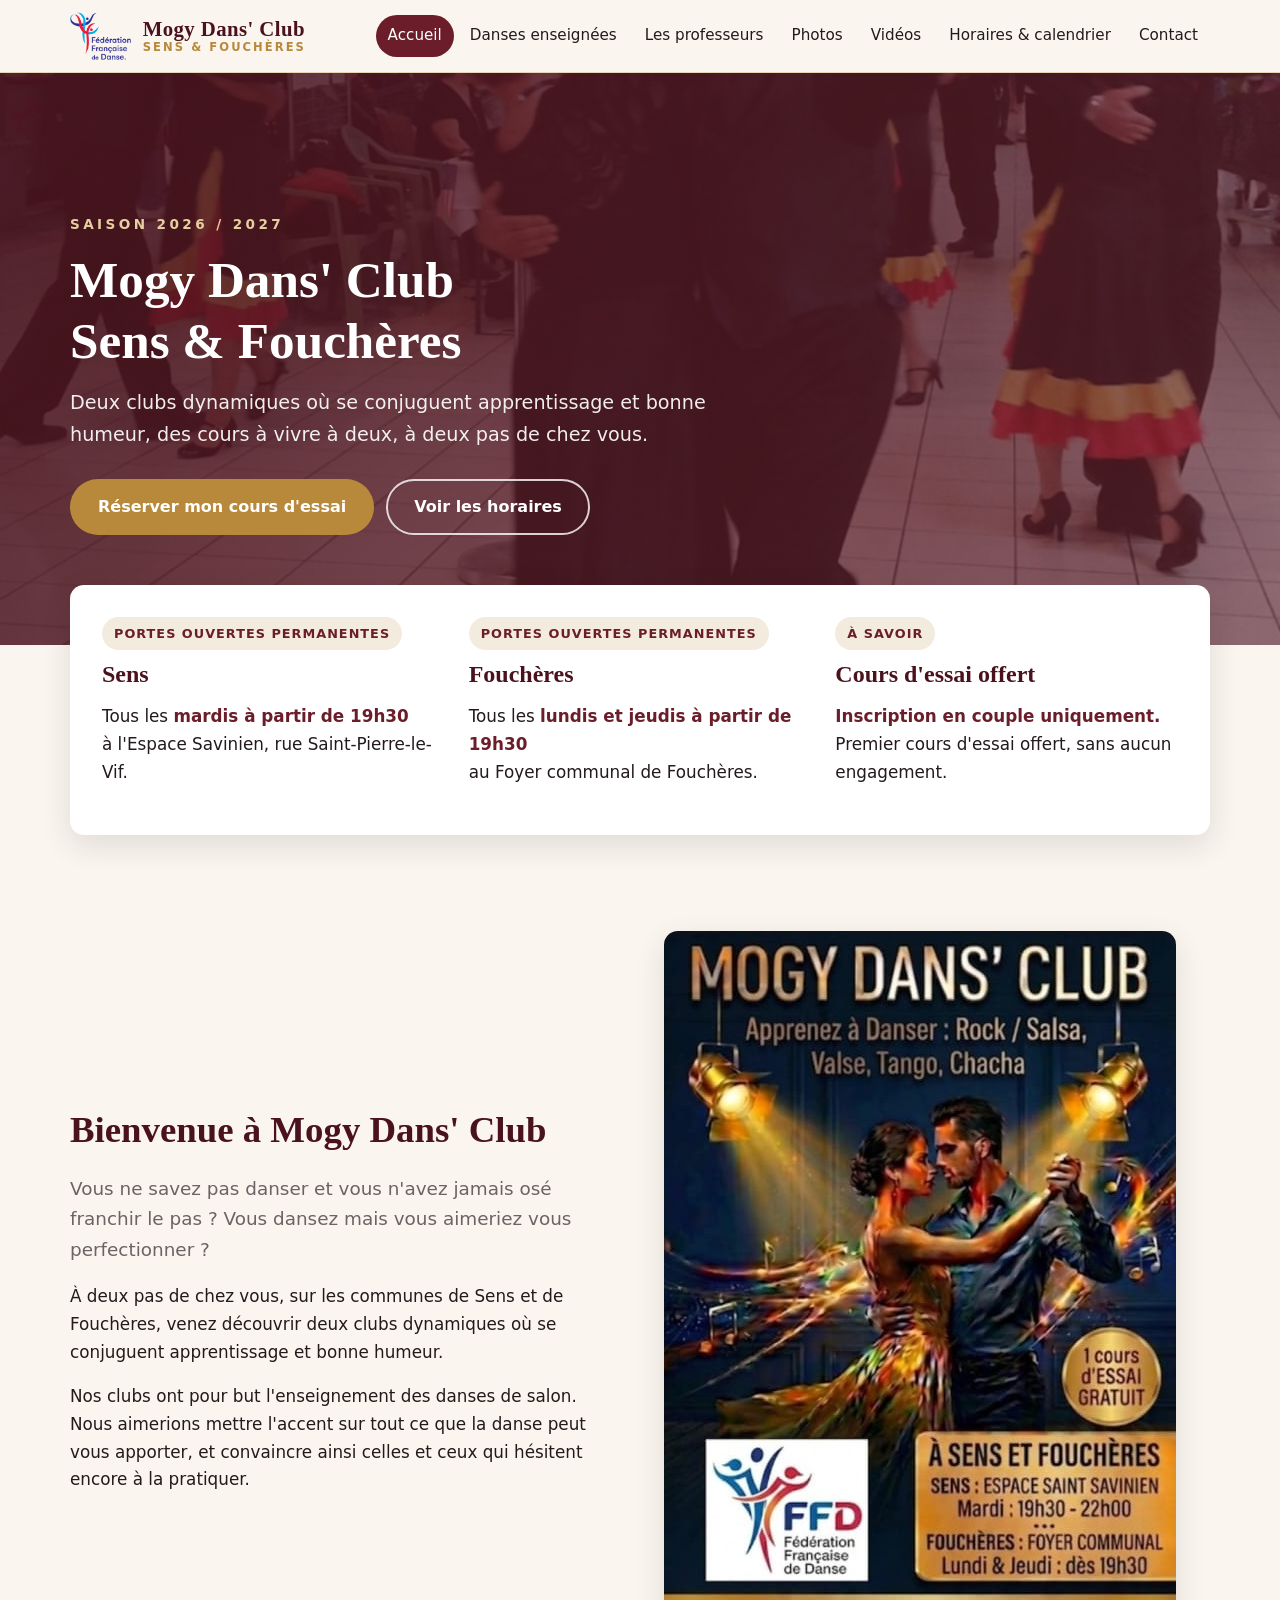
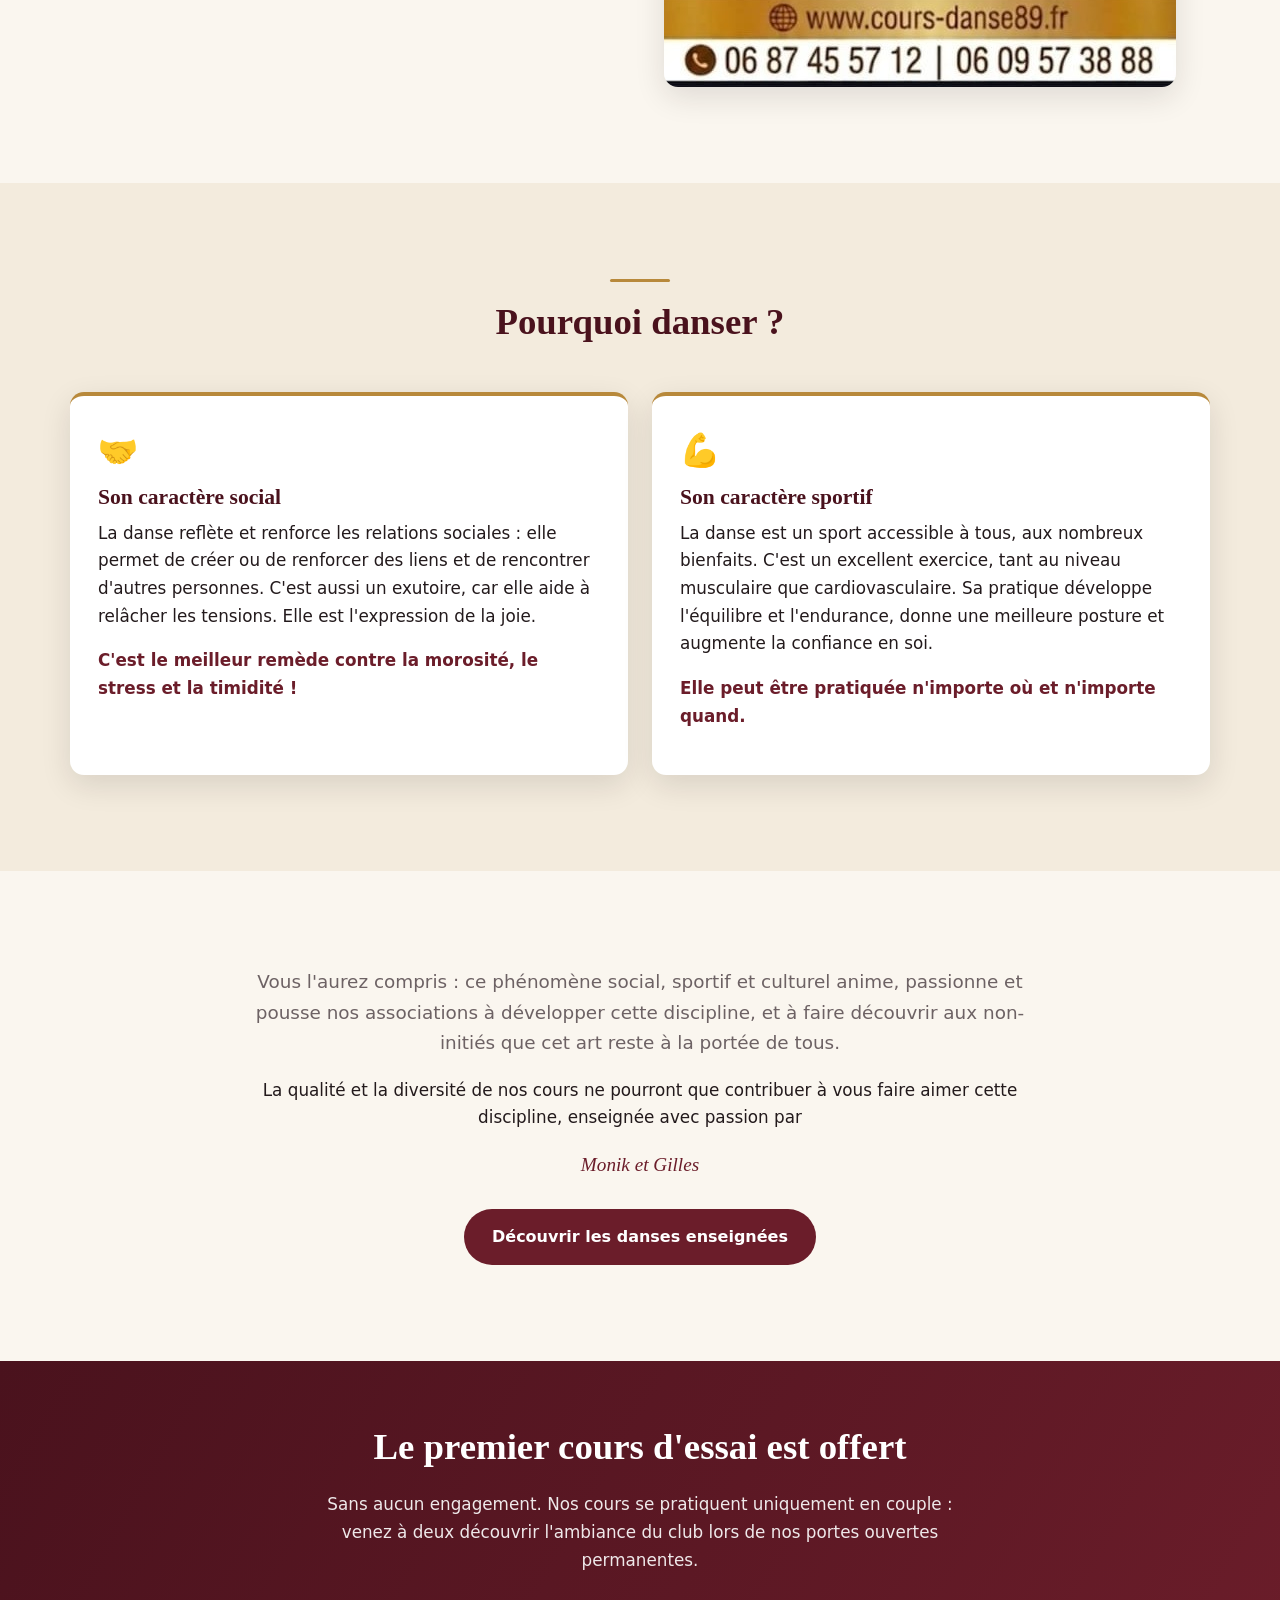
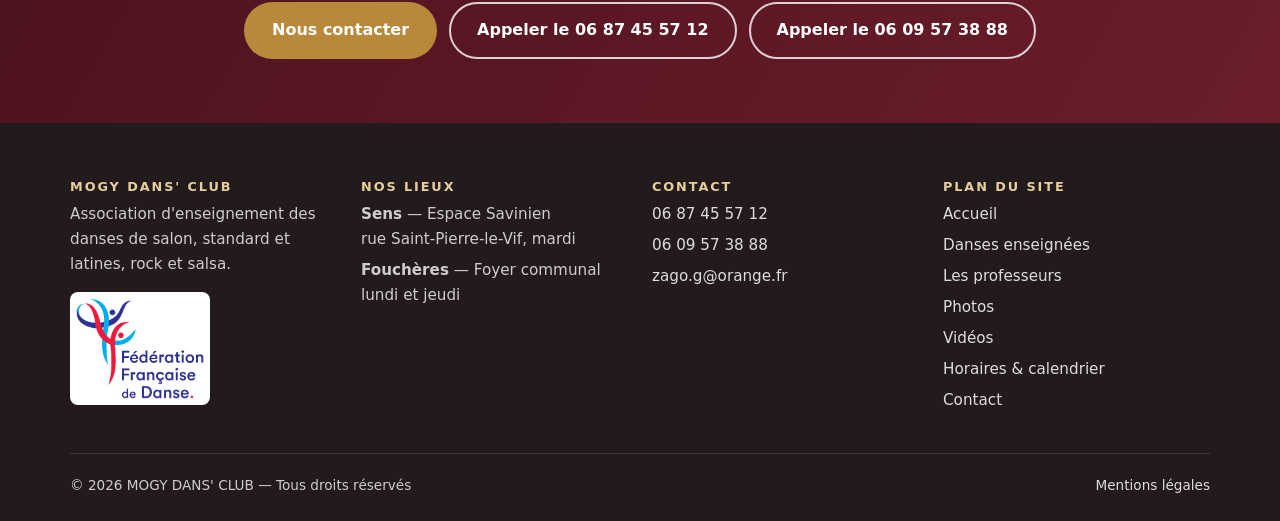
<file: public/index.html>
<!DOCTYPE html>
<html lang="fr">
<head>
  <meta charset="utf-8">
  <meta name="viewport" content="width=device-width, initial-scale=1">
  <title>MOGY DANS&#x27; CLUB — Cours de danse de salon à Sens et Fouchères</title>
  <meta name="description" content="MOGY DANS&#x27; CLUB : cours de danse de salon en couple (standard, latines, rock, salsa) à Sens et Fouchères (Yonne). Premier cours d&#x27;essai offert, inscription en couple.">
  <meta property="og:title" content="MOGY DANS&#x27; CLUB — Cours de danse de salon à Sens et Fouchères">
  <meta property="og:description" content="MOGY DANS&#x27; CLUB : cours de danse de salon en couple (standard, latines, rock, salsa) à Sens et Fouchères (Yonne). Premier cours d&#x27;essai offert, inscription en couple.">
  <meta property="og:type" content="website">
  <meta property="og:image" content="assets/img/logo.png">
  <meta name="theme-color" content="#6b1d2a">
  <link rel="icon" href="assets/img/favicon.svg" type="image/svg+xml">
  <link rel="stylesheet" href="assets/css/style.css">
</head>
<body>
  <a class="lien-evitement" href="#contenu">Aller au contenu</a>

  <header class="entete">
    <div class="conteneur">
      <a class="logo" href="index.html" aria-label="Accueil MOGY DANS' CLUB">
        <img src="assets/img/ffd-logo.png" alt="Fédération Française de Danse" width="61" height="48">
        <span class="logo-texte">Mogy Dans' Club<small>Sens &amp; Fouchères</small></span>
      </a>
      <button class="bouton-menu" aria-expanded="false" aria-controls="menu-principal">☰ Menu</button>
      <nav aria-label="Navigation principale">
        <ul class="menu" id="menu-principal">
          <li><a href="index.html" aria-current="page">Accueil</a></li>
          <li><a href="danses.html">Danses enseignées</a></li>
          <li><a href="professeurs.html">Les professeurs</a></li>
          <li><a href="photos.html">Photos</a></li>
          <li><a href="videos.html">Vidéos</a></li>
          <li><a href="horaires.html">Horaires & calendrier</a></li>
          <li><a href="contact.html">Contact</a></li>
        </ul>
      </nav>
    </div>
  </header>

  <main id="contenu">
    <section class="bandeau" style="background-image: linear-gradient(120deg, rgba(74,18,29,.88), rgba(107,29,42,.55)), url('assets/img/bandeaux/accueil.jpg');">
      <div class="conteneur">
        <p class="surtitre">Saison 2026 / 2027</p>
        <h1>Mogy Dans' Club<br>Sens &amp; Fouchères</h1>
        <p class="chapo">Deux clubs dynamiques où se conjuguent apprentissage et bonne humeur, des cours à vivre à deux, à deux pas de chez vous.</p>
      <div class="boutons">
        <a class="bouton bouton-or" href="contact.html">Réserver mon cours d'essai</a>
        <a class="bouton bouton-contour" href="horaires.html">Voir les horaires</a>
      </div>
      </div>
    </section>

    <div class="conteneur">
      <div class="encadre">
        <div>
          <span class="pastille">Portes ouvertes permanentes</span>
          <h2>Sens</h2>
          <p>Tous les <span class="mise-en-avant">mardis à partir de 19h30</span><br>à l'Espace Savinien, rue Saint-Pierre-le-Vif.</p>
        </div>
        <div>
          <span class="pastille">Portes ouvertes permanentes</span>
          <h2>Fouchères</h2>
          <p>Tous les <span class="mise-en-avant">lundis et jeudis à partir de 19h30</span><br>au Foyer communal de Fouchères.</p>
        </div>
        <div>
          <span class="pastille">À savoir</span>
          <h2>Cours d'essai offert</h2>
          <p><span class="mise-en-avant">Inscription en couple uniquement.</span><br>Premier cours d'essai offert, sans aucun engagement.</p>
        </div>
      </div>
    </div>

    <section class="section">
      <div class="conteneur grille grille-2" style="align-items:center; gap:48px;">
        <div>
          <h2>Bienvenue à Mogy Dans' Club</h2>
          <p class="intro">Vous ne savez pas danser et vous n'avez jamais osé franchir le pas&nbsp;? Vous dansez mais vous aimeriez vous perfectionner&nbsp;?</p>
          <p>À deux pas de chez vous, sur les communes de Sens et de Fouchères, venez découvrir deux clubs dynamiques où se conjuguent apprentissage et bonne humeur.</p>
          <p>Nos clubs ont pour but l'enseignement des danses de salon. Nous aimerions mettre l'accent sur tout ce que la danse peut vous apporter, et convaincre ainsi celles et ceux qui hésitent encore à la pratiquer.</p>
        </div>
        <div>
          <img class="image-arrondie" src="assets/img/accueil-affiche.jpg" alt="Affiche du Mogy Dans' Club : cours de danse à Sens et Fouchères" loading="lazy">
        </div>
      </div>
    </section>

    <section class="section section-creme">
      <div class="conteneur">
        <div class="section-titre">
          <div class="filet"></div>
          <h2>Pourquoi danser&nbsp;?</h2>
        </div>
        <div class="grille grille-2">
          <article class="carte">
            <div class="carte-icone" aria-hidden="true">🤝</div>
            <h3>Son caractère social</h3>
            <p>La danse reflète et renforce les relations sociales&nbsp;: elle permet de créer ou de renforcer des liens et de rencontrer d'autres personnes. C'est aussi un exutoire, car elle aide à relâcher les tensions. Elle est l'expression de la joie.</p>
            <p class="mise-en-avant">C'est le meilleur remède contre la morosité, le stress et la timidité&nbsp;!</p>
          </article>
          <article class="carte">
            <div class="carte-icone" aria-hidden="true">💪</div>
            <h3>Son caractère sportif</h3>
            <p>La danse est un sport accessible à tous, aux nombreux bienfaits. C'est un excellent exercice, tant au niveau musculaire que cardiovasculaire. Sa pratique développe l'équilibre et l'endurance, donne une meilleure posture et augmente la confiance en soi.</p>
            <p class="mise-en-avant">Elle peut être pratiquée n'importe où et n'importe quand.</p>
          </article>
        </div>
      </div>
    </section>

    <section class="section">
      <div class="conteneur bloc-texte centre">
        <p class="intro">Vous l'aurez compris&nbsp;: ce phénomène social, sportif et culturel anime, passionne et pousse nos associations à développer cette discipline, et à faire découvrir aux non-initiés que cet art reste à la portée de tous.</p>
        <p>La qualité et la diversité de nos cours ne pourront que contribuer à vous faire aimer cette discipline, enseignée avec passion par</p>
        <p class="signature">Monik et Gilles</p>
        <div class="boutons" style="justify-content:center">
          <a class="bouton bouton-bordeaux" href="danses.html">Découvrir les danses enseignées</a>
        </div>
      </div>
    </section>

    <section class="appel">
      <div class="conteneur">
        <h2>Le premier cours d'essai est offert</h2>
        <p>Sans aucun engagement. Nos cours se pratiquent uniquement en couple&nbsp;: venez à deux découvrir l'ambiance du club lors de nos portes ouvertes permanentes.</p>
        <div class="boutons">
          <a class="bouton bouton-or" href="contact.html">Nous contacter</a>
          <a class="bouton bouton-contour" href="tel:+33687455712">Appeler le 06 87 45 57 12</a>
          <a class="bouton bouton-contour" href="tel:+33609573888">Appeler le 06 09 57 38 88</a>
        </div>
      </div>
    </section>
  </main>

  <footer class="pied">
    <div class="conteneur">
      <div class="grille grille-4">
        <div>
          <h4>Mogy Dans' Club</h4>
          <p>Association d'enseignement des danses de salon, standard et latines, rock et salsa.</p>
          <a class="ffd" href="https://www.ffdanse.fr/" rel="noopener" target="_blank">
            <img src="assets/img/ffd-logo.png" alt="Club affilié à la Fédération Française de Danse" loading="lazy">
          </a>
        </div>
        <div>
          <h4>Nos lieux</h4>
          <ul>
            <li><strong>Sens</strong> — Espace Savinien<br>rue Saint-Pierre-le-Vif, mardi</li>
            <li><strong>Fouchères</strong> — Foyer communal<br>lundi et jeudi</li>
          </ul>
        </div>
        <div>
          <h4>Contact</h4>
          <ul>
            <li><a href="tel:+33687455712">06 87 45 57 12</a></li>
            <li><a href="tel:+33609573888">06 09 57 38 88</a></li>
            <li><a href="mailto:zago.g@orange.fr">zago.g@orange.fr</a></li>
          </ul>
        </div>
        <div>
          <h4>Plan du site</h4>
          <ul>
            <li><a href="index.html">Accueil</a></li>
            <li><a href="danses.html">Danses enseignées</a></li>
            <li><a href="professeurs.html">Les professeurs</a></li>
            <li><a href="photos.html">Photos</a></li>
            <li><a href="videos.html">Vidéos</a></li>
            <li><a href="horaires.html">Horaires & calendrier</a></li>
            <li><a href="contact.html">Contact</a></li>
          </ul>
        </div>
      </div>
      <div class="pied-bas">
        <span>© <span id="annee">2026</span> MOGY DANS' CLUB — Tous droits réservés</span>
        <a href="mentions-legales.html">Mentions légales</a>
      </div>
    </div>
  </footer>

  <script src="assets/js/main.js" defer></script>
</body>
</html>
</file>
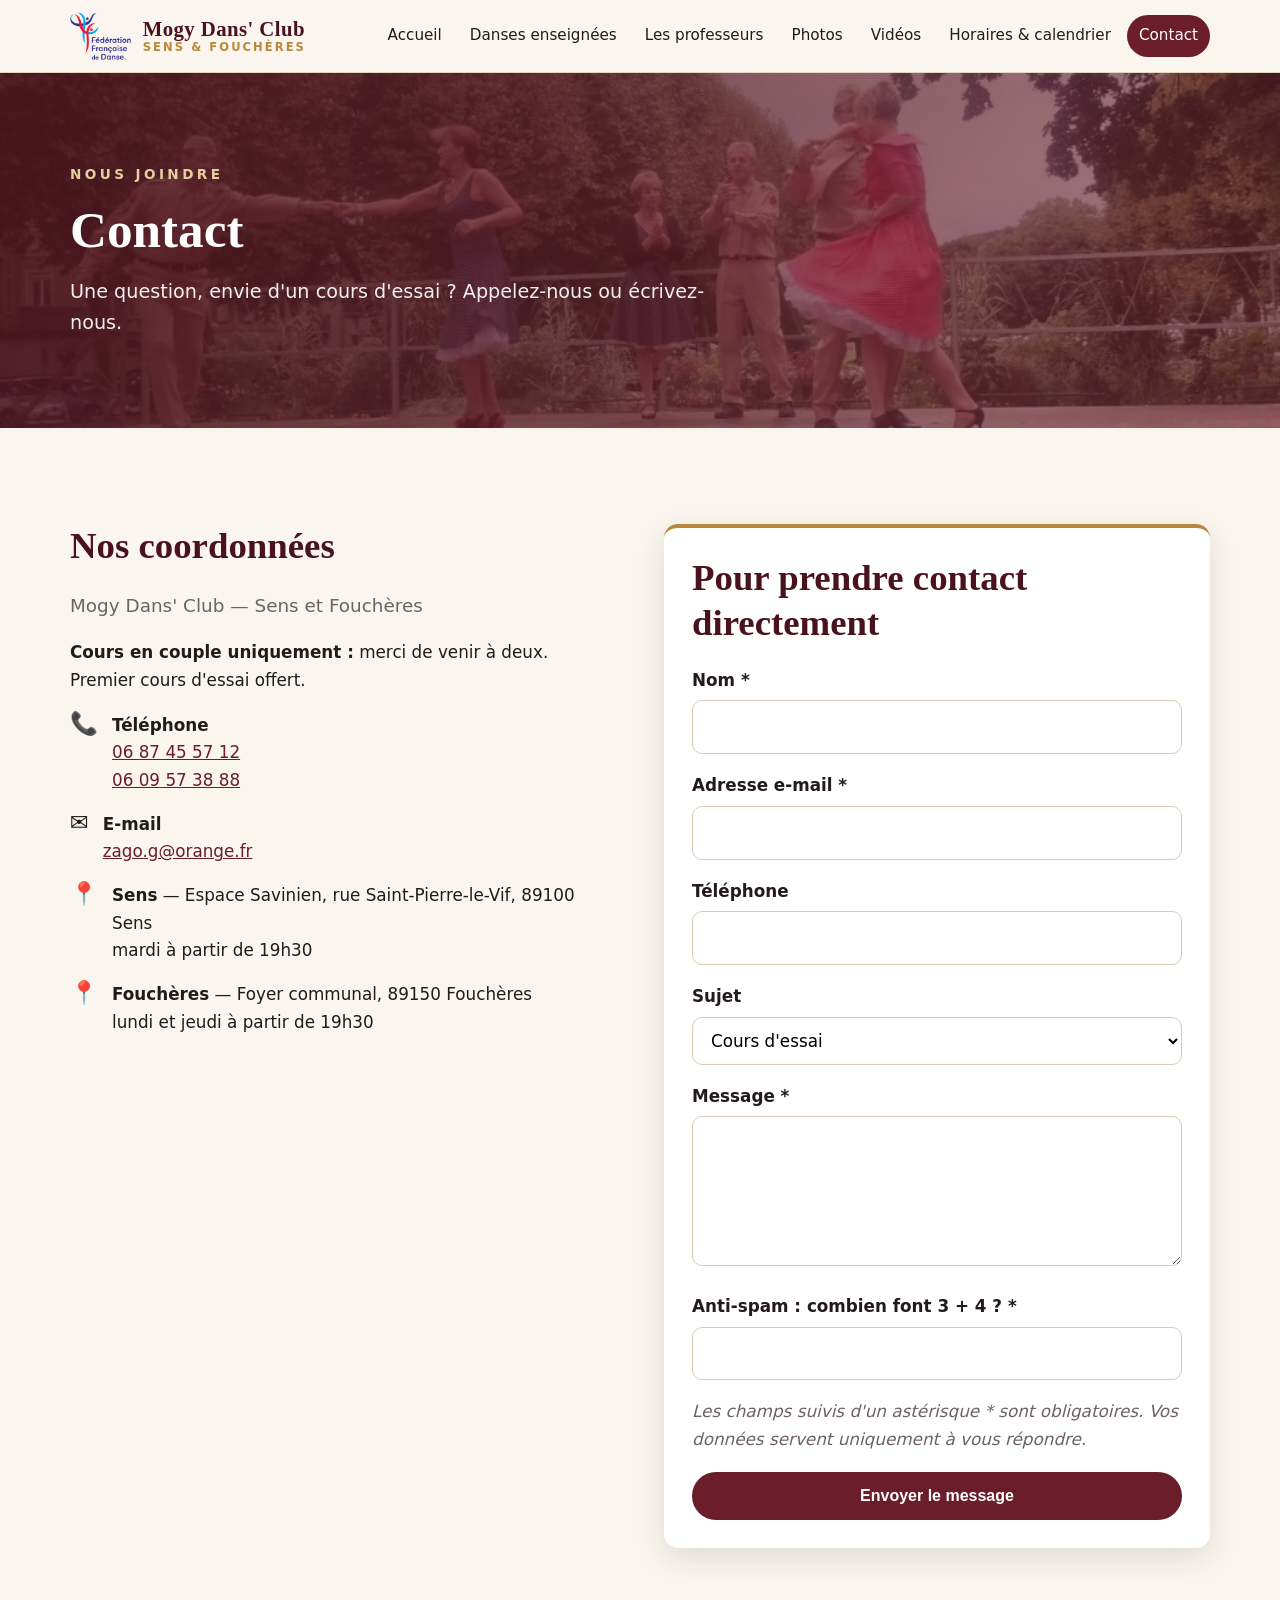
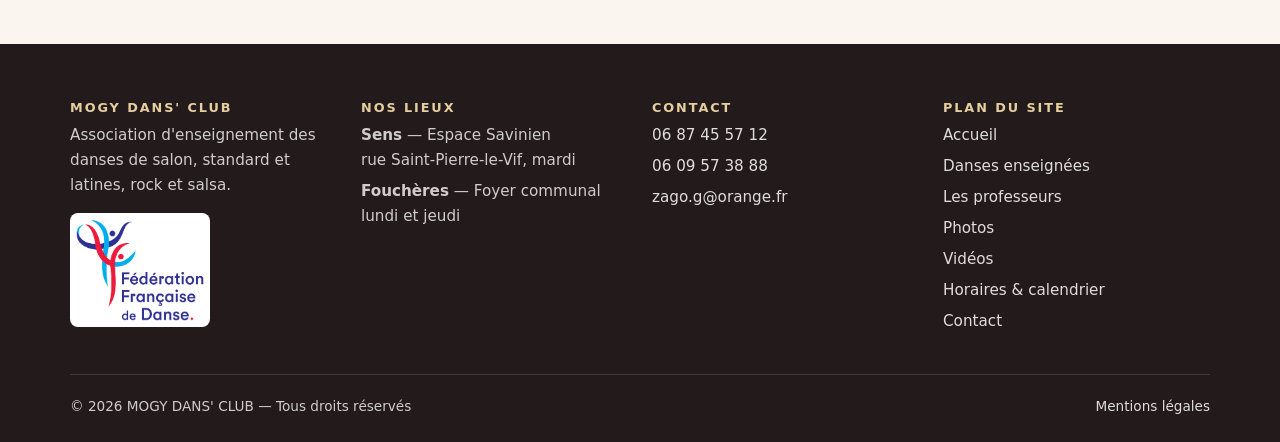
<file: public/contact.html>
<!DOCTYPE html>
<html lang="fr">
<head>
  <meta charset="utf-8">
  <meta name="viewport" content="width=device-width, initial-scale=1">
  <title>Contact — MOGY DANS&#x27; CLUB</title>
  <meta name="description" content="Contactez le Mogy Dans&#x27; Club (Sens et Fouchères) : téléphone, e-mail et formulaire de contact. Premier cours d&#x27;essai offert.">
  <meta property="og:title" content="Contact — MOGY DANS&#x27; CLUB">
  <meta property="og:description" content="Contactez le Mogy Dans&#x27; Club (Sens et Fouchères) : téléphone, e-mail et formulaire de contact. Premier cours d&#x27;essai offert.">
  <meta property="og:type" content="website">
  <meta property="og:image" content="assets/img/logo.png">
  <meta name="theme-color" content="#6b1d2a">
  <link rel="icon" href="assets/img/favicon.svg" type="image/svg+xml">
  <link rel="stylesheet" href="assets/css/style.css">
</head>
<body>
  <a class="lien-evitement" href="#contenu">Aller au contenu</a>

  <header class="entete">
    <div class="conteneur">
      <a class="logo" href="index.html" aria-label="Accueil MOGY DANS' CLUB">
        <img src="assets/img/ffd-logo.png" alt="Fédération Française de Danse" width="61" height="48">
        <span class="logo-texte">Mogy Dans' Club<small>Sens &amp; Fouchères</small></span>
      </a>
      <button class="bouton-menu" aria-expanded="false" aria-controls="menu-principal">☰ Menu</button>
      <nav aria-label="Navigation principale">
        <ul class="menu" id="menu-principal">
          <li><a href="index.html">Accueil</a></li>
          <li><a href="danses.html">Danses enseignées</a></li>
          <li><a href="professeurs.html">Les professeurs</a></li>
          <li><a href="photos.html">Photos</a></li>
          <li><a href="videos.html">Vidéos</a></li>
          <li><a href="horaires.html">Horaires & calendrier</a></li>
          <li><a href="contact.html" aria-current="page">Contact</a></li>
        </ul>
      </nav>
    </div>
  </header>

  <main id="contenu">
    <section class="bandeau bandeau-petit" style="background-image: linear-gradient(120deg, rgba(74,18,29,.88), rgba(107,29,42,.55)), url('assets/img/bandeaux/contact.jpg');">
      <div class="conteneur">
        <p class="surtitre">Nous joindre</p>
        <h1>Contact</h1>
        <p class="chapo">Une question, envie d'un cours d'essai&nbsp;? Appelez-nous ou écrivez-nous.</p>
      </div>
    </section>

    <section class="section">
      <div class="conteneur grille grille-2" style="gap:48px">
        <div>
          <h2>Nos coordonnées</h2>
          <p class="intro">Mogy Dans' Club — Sens et Fouchères</p>
          <p><strong>Cours en couple uniquement&nbsp;:</strong> merci de venir à deux. Premier cours d'essai offert.</p>
          <ul class="coordonnees">
            <li><span class="ico" aria-hidden="true">📞</span><div><strong>Téléphone</strong><br><a href="tel:+33687455712">06 87 45 57 12</a><br><a href="tel:+33609573888">06 09 57 38 88</a></div></li>
            <li><span class="ico" aria-hidden="true">✉️</span><div><strong>E-mail</strong><br><a href="mailto:zago.g@orange.fr">zago.g@orange.fr</a></div></li>
            <li><span class="ico" aria-hidden="true">📍</span><div><strong>Sens</strong> — Espace Savinien, rue Saint-Pierre-le-Vif, 89100 Sens<br>mardi à partir de 19h30</div></li>
            <li><span class="ico" aria-hidden="true">📍</span><div><strong>Fouchères</strong> — Foyer communal, 89150 Fouchères<br>lundi et jeudi à partir de 19h30</div></li>
          </ul>
        </div>
        <div class="carte">
          <h2>Pour prendre contact directement</h2>
          <div id="retour-formulaire" hidden></div>
          <form class="formulaire" action="contact.php" method="post">
            <div>
              <label for="nom">Nom *</label>
              <input id="nom" name="nom" type="text" required maxlength="100" autocomplete="name">
            </div>
            <div>
              <label for="email">Adresse e-mail *</label>
              <input id="email" name="email" type="email" required maxlength="150" autocomplete="email">
            </div>
            <div>
              <label for="telephone">Téléphone</label>
              <input id="telephone" name="telephone" type="tel" maxlength="30" autocomplete="tel">
            </div>
            <div>
              <label for="sujet">Sujet</label>
              <select id="sujet" name="sujet">
                <option>Cours d'essai</option>
                <option>Inscription</option>
                <option>Horaires / lieux</option>
                <option>Autre question</option>
              </select>
            </div>
            <div>
              <label for="message">Message *</label>
              <textarea id="message" name="message" required maxlength="5000"></textarea>
            </div>
            <div>
              <label for="verif">Anti-spam : combien font 3 + 4 ? *</label>
              <input id="verif" name="verif" type="text" inputmode="numeric" required maxlength="2">
            </div>
            <div class="champ-piege" aria-hidden="true">
              <label for="site_web">Ne pas remplir</label>
              <input id="site_web" name="site_web" type="text" tabindex="-1" autocomplete="off">
            </div>
            <p class="legende" style="margin:0">Les champs suivis d'un astérisque * sont obligatoires. Vos données servent uniquement à vous répondre.</p>
            <button class="bouton bouton-bordeaux" type="submit">Envoyer le message</button>
          </form>
        </div>
      </div>
    </section>
  </main>

  <footer class="pied">
    <div class="conteneur">
      <div class="grille grille-4">
        <div>
          <h4>Mogy Dans' Club</h4>
          <p>Association d'enseignement des danses de salon, standard et latines, rock et salsa.</p>
          <a class="ffd" href="https://www.ffdanse.fr/" rel="noopener" target="_blank">
            <img src="assets/img/ffd-logo.png" alt="Club affilié à la Fédération Française de Danse" loading="lazy">
          </a>
        </div>
        <div>
          <h4>Nos lieux</h4>
          <ul>
            <li><strong>Sens</strong> — Espace Savinien<br>rue Saint-Pierre-le-Vif, mardi</li>
            <li><strong>Fouchères</strong> — Foyer communal<br>lundi et jeudi</li>
          </ul>
        </div>
        <div>
          <h4>Contact</h4>
          <ul>
            <li><a href="tel:+33687455712">06 87 45 57 12</a></li>
            <li><a href="tel:+33609573888">06 09 57 38 88</a></li>
            <li><a href="mailto:zago.g@orange.fr">zago.g@orange.fr</a></li>
          </ul>
        </div>
        <div>
          <h4>Plan du site</h4>
          <ul>
            <li><a href="index.html">Accueil</a></li>
            <li><a href="danses.html">Danses enseignées</a></li>
            <li><a href="professeurs.html">Les professeurs</a></li>
            <li><a href="photos.html">Photos</a></li>
            <li><a href="videos.html">Vidéos</a></li>
            <li><a href="horaires.html">Horaires & calendrier</a></li>
            <li><a href="contact.html">Contact</a></li>
          </ul>
        </div>
      </div>
      <div class="pied-bas">
        <span>© <span id="annee">2026</span> MOGY DANS' CLUB — Tous droits réservés</span>
        <a href="mentions-legales.html">Mentions légales</a>
      </div>
    </div>
  </footer>

  <script src="assets/js/main.js" defer></script>
</body>
</html>
</file>
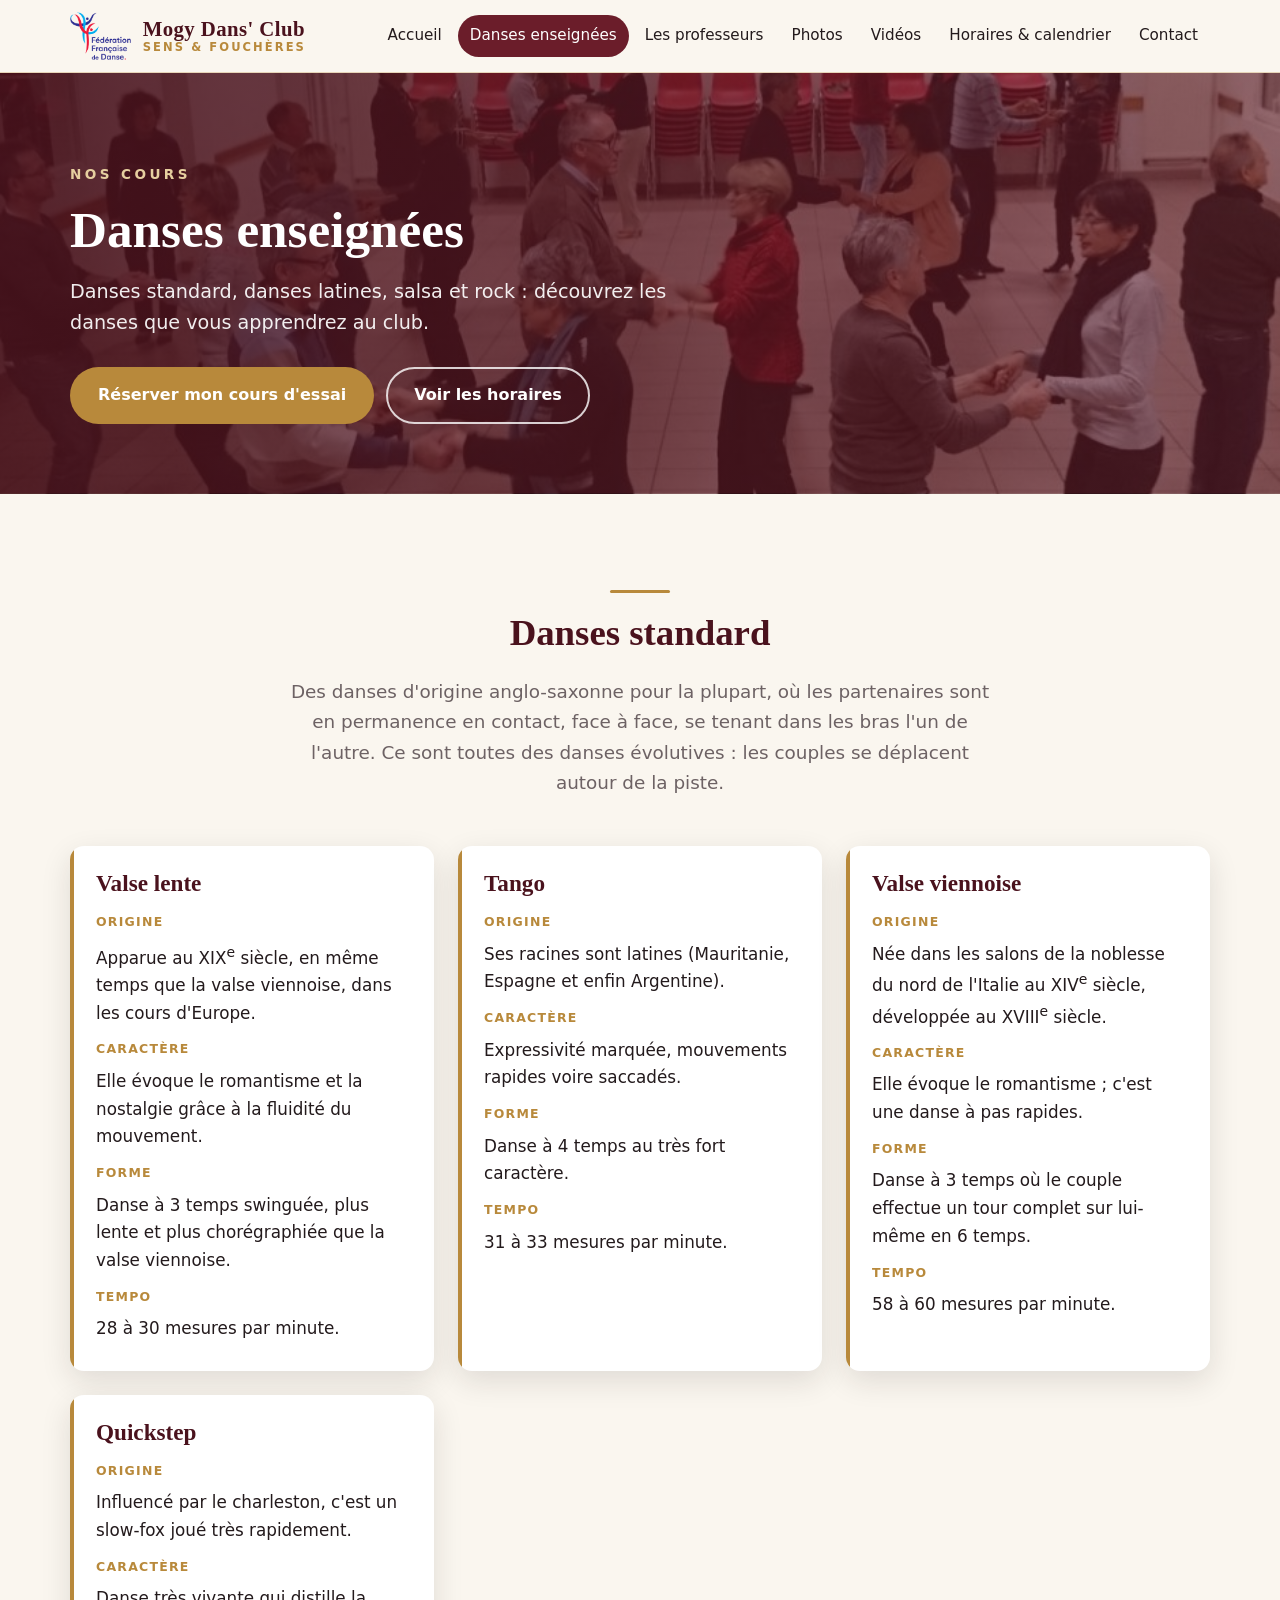
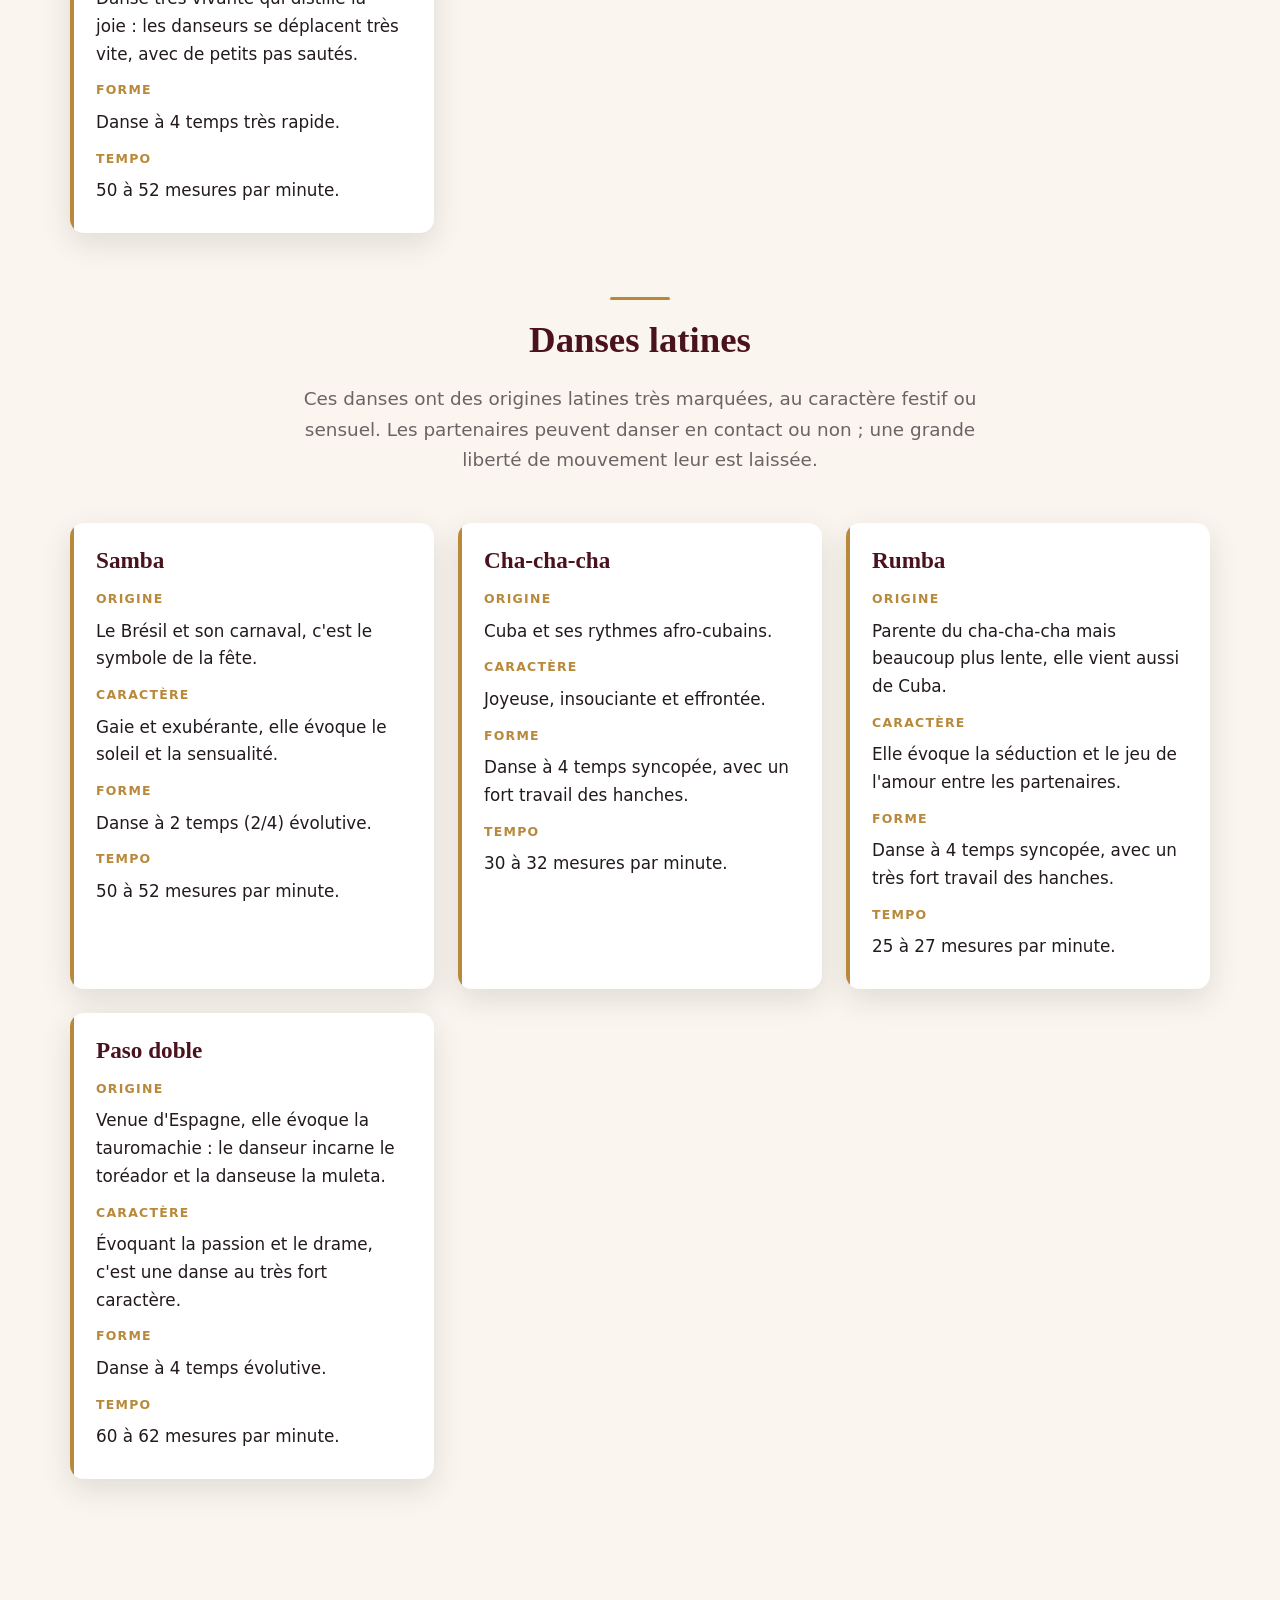
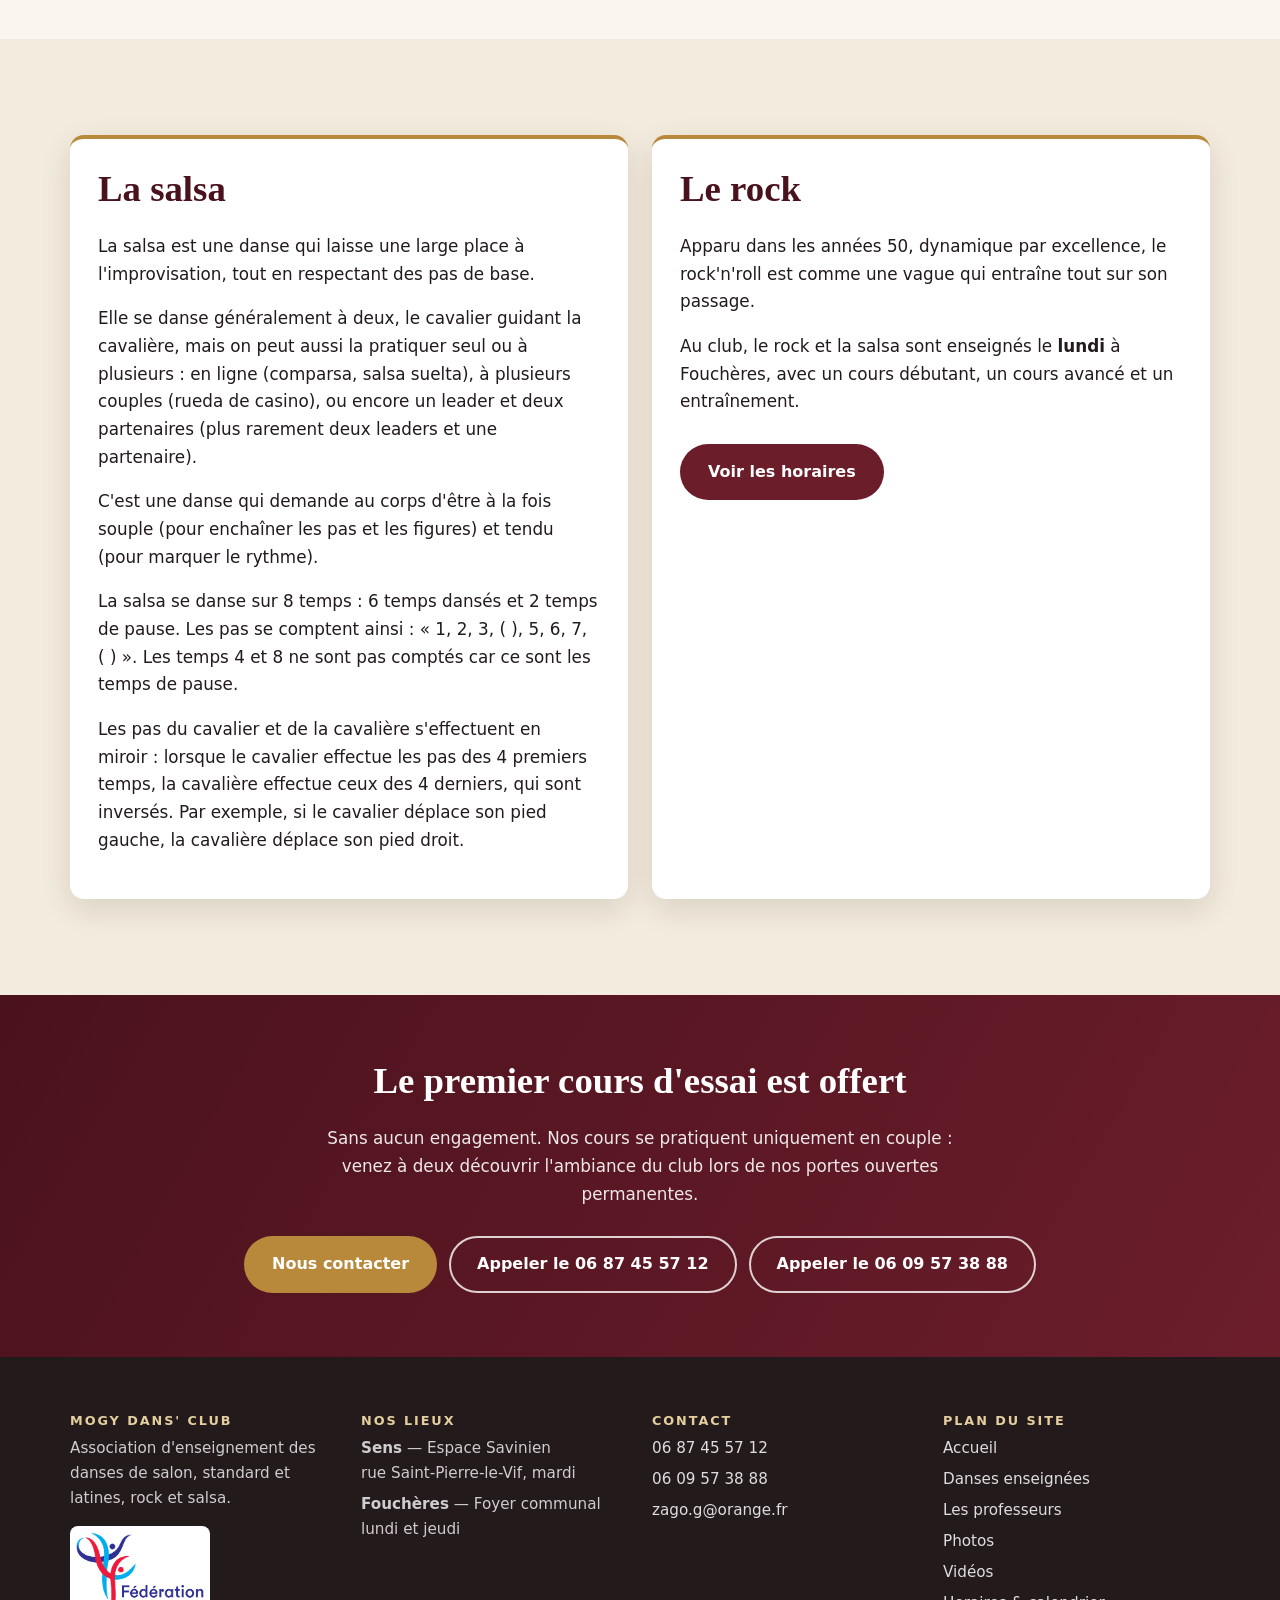
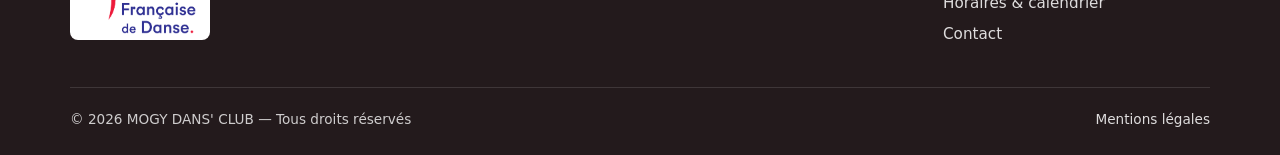
<file: public/danses.html>
<!DOCTYPE html>
<html lang="fr">
<head>
  <meta charset="utf-8">
  <meta name="viewport" content="width=device-width, initial-scale=1">
  <title>Danses enseignées — MOGY DANS&#x27; CLUB</title>
  <meta name="description" content="Danses latines (samba, cha-cha-cha, rumba, paso doble), standard (valse lente, tango, valse viennoise, quickstep), salsa et rock : les danses enseignées au Mogy Dans&#x27; Club.">
  <meta property="og:title" content="Danses enseignées — MOGY DANS&#x27; CLUB">
  <meta property="og:description" content="Danses latines (samba, cha-cha-cha, rumba, paso doble), standard (valse lente, tango, valse viennoise, quickstep), salsa et rock : les danses enseignées au Mogy Dans&#x27; Club.">
  <meta property="og:type" content="website">
  <meta property="og:image" content="assets/img/logo.png">
  <meta name="theme-color" content="#6b1d2a">
  <link rel="icon" href="assets/img/favicon.svg" type="image/svg+xml">
  <link rel="stylesheet" href="assets/css/style.css">
</head>
<body>
  <a class="lien-evitement" href="#contenu">Aller au contenu</a>

  <header class="entete">
    <div class="conteneur">
      <a class="logo" href="index.html" aria-label="Accueil MOGY DANS' CLUB">
        <img src="assets/img/ffd-logo.png" alt="Fédération Française de Danse" width="61" height="48">
        <span class="logo-texte">Mogy Dans' Club<small>Sens &amp; Fouchères</small></span>
      </a>
      <button class="bouton-menu" aria-expanded="false" aria-controls="menu-principal">☰ Menu</button>
      <nav aria-label="Navigation principale">
        <ul class="menu" id="menu-principal">
          <li><a href="index.html">Accueil</a></li>
          <li><a href="danses.html" aria-current="page">Danses enseignées</a></li>
          <li><a href="professeurs.html">Les professeurs</a></li>
          <li><a href="photos.html">Photos</a></li>
          <li><a href="videos.html">Vidéos</a></li>
          <li><a href="horaires.html">Horaires & calendrier</a></li>
          <li><a href="contact.html">Contact</a></li>
        </ul>
      </nav>
    </div>
  </header>

  <main id="contenu">
    <section class="bandeau bandeau-petit" style="background-image: linear-gradient(120deg, rgba(74,18,29,.88), rgba(107,29,42,.55)), url('assets/img/bandeaux/danses.jpg');">
      <div class="conteneur">
        <p class="surtitre">Nos cours</p>
        <h1>Danses enseignées</h1>
        <p class="chapo">Danses standard, danses latines, salsa et rock&nbsp;: découvrez les danses que vous apprendrez au club.</p>
      <div class="boutons">
        <a class="bouton bouton-or" href="contact.html">Réserver mon cours d'essai</a>
        <a class="bouton bouton-contour" href="horaires.html">Voir les horaires</a>
      </div>
      </div>
    </section>

    <section class="section">
      <div class="conteneur">
        <div class="famille">
          <div class="section-titre"><div class="filet"></div><h2>Danses standard</h2>
            <p class="intro">Des danses d'origine anglo-saxonne pour la plupart, où les partenaires sont en permanence en contact, face à face, se tenant dans les bras l'un de l'autre. Ce sont toutes des danses évolutives&nbsp;: les couples se déplacent autour de la piste.</p>
          </div>
          <div class="grille grille-2">
          <article class="danse">
            <h3>Valse lente</h3>
            <dl>
              <dt>Origine</dt><dd>Apparue au XIX<sup>e</sup> siècle, en même temps que la valse viennoise, dans les cours d'Europe.</dd>
              <dt>Caractère</dt><dd>Elle évoque le romantisme et la nostalgie grâce à la fluidité du mouvement.</dd>
              <dt>Forme</dt><dd>Danse à 3 temps swinguée, plus lente et plus chorégraphiée que la valse viennoise.</dd>
              <dt>Tempo</dt><dd>28 à 30 mesures par minute.</dd>
            </dl>
          </article>
          <article class="danse">
            <h3>Tango</h3>
            <dl>
              <dt>Origine</dt><dd>Ses racines sont latines (Mauritanie, Espagne et enfin Argentine).</dd>
              <dt>Caractère</dt><dd>Expressivité marquée, mouvements rapides voire saccadés.</dd>
              <dt>Forme</dt><dd>Danse à 4 temps au très fort caractère.</dd>
              <dt>Tempo</dt><dd>31 à 33 mesures par minute.</dd>
            </dl>
          </article>
          <article class="danse">
            <h3>Valse viennoise</h3>
            <dl>
              <dt>Origine</dt><dd>Née dans les salons de la noblesse du nord de l'Italie au XIV<sup>e</sup> siècle, développée au XVIII<sup>e</sup> siècle.</dd>
              <dt>Caractère</dt><dd>Elle évoque le romantisme&nbsp;; c'est une danse à pas rapides.</dd>
              <dt>Forme</dt><dd>Danse à 3 temps où le couple effectue un tour complet sur lui-même en 6 temps.</dd>
              <dt>Tempo</dt><dd>58 à 60 mesures par minute.</dd>
            </dl>
          </article>
          <article class="danse">
            <h3>Quickstep</h3>
            <dl>
              <dt>Origine</dt><dd>Influencé par le charleston, c'est un slow-fox joué très rapidement.</dd>
              <dt>Caractère</dt><dd>Danse très vivante qui distille la joie&nbsp;: les danseurs se déplacent très vite, avec de petits pas sautés.</dd>
              <dt>Forme</dt><dd>Danse à 4 temps très rapide.</dd>
              <dt>Tempo</dt><dd>50 à 52 mesures par minute.</dd>
            </dl>
          </article>
          </div>
        </div>

        <div class="famille">
          <div class="section-titre"><div class="filet"></div><h2>Danses latines</h2>
            <p class="intro">Ces danses ont des origines latines très marquées, au caractère festif ou sensuel. Les partenaires peuvent danser en contact ou non&nbsp;; une grande liberté de mouvement leur est laissée.</p>
          </div>
          <div class="grille grille-2">
          <article class="danse">
            <h3>Samba</h3>
            <dl>
              <dt>Origine</dt><dd>Le Brésil et son carnaval, c'est le symbole de la fête.</dd>
              <dt>Caractère</dt><dd>Gaie et exubérante, elle évoque le soleil et la sensualité.</dd>
              <dt>Forme</dt><dd>Danse à 2 temps (2/4) évolutive.</dd>
              <dt>Tempo</dt><dd>50 à 52 mesures par minute.</dd>
            </dl>
          </article>
          <article class="danse">
            <h3>Cha-cha-cha</h3>
            <dl>
              <dt>Origine</dt><dd>Cuba et ses rythmes afro-cubains.</dd>
              <dt>Caractère</dt><dd>Joyeuse, insouciante et effrontée.</dd>
              <dt>Forme</dt><dd>Danse à 4 temps syncopée, avec un fort travail des hanches.</dd>
              <dt>Tempo</dt><dd>30 à 32 mesures par minute.</dd>
            </dl>
          </article>
          <article class="danse">
            <h3>Rumba</h3>
            <dl>
              <dt>Origine</dt><dd>Parente du cha-cha-cha mais beaucoup plus lente, elle vient aussi de Cuba.</dd>
              <dt>Caractère</dt><dd>Elle évoque la séduction et le jeu de l'amour entre les partenaires.</dd>
              <dt>Forme</dt><dd>Danse à 4 temps syncopée, avec un très fort travail des hanches.</dd>
              <dt>Tempo</dt><dd>25 à 27 mesures par minute.</dd>
            </dl>
          </article>
          <article class="danse">
            <h3>Paso doble</h3>
            <dl>
              <dt>Origine</dt><dd>Venue d'Espagne, elle évoque la tauromachie&nbsp;: le danseur incarne le toréador et la danseuse la muleta.</dd>
              <dt>Caractère</dt><dd>Évoquant la passion et le drame, c'est une danse au très fort caractère.</dd>
              <dt>Forme</dt><dd>Danse à 4 temps évolutive.</dd>
              <dt>Tempo</dt><dd>60 à 62 mesures par minute.</dd>
            </dl>
          </article>
          </div>
        </div>
      </div>
    </section>

    <section class="section section-creme">
      <div class="conteneur grille grille-2">
        <article class="carte">
          <h2>La salsa</h2>
          <p>La salsa est une danse qui laisse une large place à l'improvisation, tout en respectant des pas de base.</p>
          <p>Elle se danse généralement à deux, le cavalier guidant la cavalière, mais on peut aussi la pratiquer seul ou à plusieurs&nbsp;: en ligne (comparsa, salsa suelta), à plusieurs couples (rueda de casino), ou encore un leader et deux partenaires (plus rarement deux leaders et une partenaire).</p>
          <p>C'est une danse qui demande au corps d'être à la fois souple (pour enchaîner les pas et les figures) et tendu (pour marquer le rythme).</p>
          <p>La salsa se danse sur 8 temps&nbsp;: 6 temps dansés et 2 temps de pause. Les pas se comptent ainsi&nbsp;: «&nbsp;1, 2, 3, (&nbsp;), 5, 6, 7, (&nbsp;)&nbsp;». Les temps 4 et 8 ne sont pas comptés car ce sont les temps de pause.</p>
          <p>Les pas du cavalier et de la cavalière s'effectuent en miroir&nbsp;: lorsque le cavalier effectue les pas des 4 premiers temps, la cavalière effectue ceux des 4 derniers, qui sont inversés. Par exemple, si le cavalier déplace son pied gauche, la cavalière déplace son pied droit.</p>
        </article>
        <article class="carte">
          <h2>Le rock</h2>
          <p>Apparu dans les années 50, dynamique par excellence, le rock'n'roll est comme une vague qui entraîne tout sur son passage.</p>
          <p>Au club, le rock et la salsa sont enseignés le <strong>lundi</strong> à Fouchères, avec un cours débutant, un cours avancé et un entraînement.</p>
          <div class="boutons"><a class="bouton bouton-bordeaux" href="horaires.html">Voir les horaires</a></div>
        </article>
      </div>
    </section>

    <section class="appel">
      <div class="conteneur">
        <h2>Le premier cours d'essai est offert</h2>
        <p>Sans aucun engagement. Nos cours se pratiquent uniquement en couple&nbsp;: venez à deux découvrir l'ambiance du club lors de nos portes ouvertes permanentes.</p>
        <div class="boutons">
          <a class="bouton bouton-or" href="contact.html">Nous contacter</a>
          <a class="bouton bouton-contour" href="tel:+33687455712">Appeler le 06 87 45 57 12</a>
          <a class="bouton bouton-contour" href="tel:+33609573888">Appeler le 06 09 57 38 88</a>
        </div>
      </div>
    </section>
  </main>

  <footer class="pied">
    <div class="conteneur">
      <div class="grille grille-4">
        <div>
          <h4>Mogy Dans' Club</h4>
          <p>Association d'enseignement des danses de salon, standard et latines, rock et salsa.</p>
          <a class="ffd" href="https://www.ffdanse.fr/" rel="noopener" target="_blank">
            <img src="assets/img/ffd-logo.png" alt="Club affilié à la Fédération Française de Danse" loading="lazy">
          </a>
        </div>
        <div>
          <h4>Nos lieux</h4>
          <ul>
            <li><strong>Sens</strong> — Espace Savinien<br>rue Saint-Pierre-le-Vif, mardi</li>
            <li><strong>Fouchères</strong> — Foyer communal<br>lundi et jeudi</li>
          </ul>
        </div>
        <div>
          <h4>Contact</h4>
          <ul>
            <li><a href="tel:+33687455712">06 87 45 57 12</a></li>
            <li><a href="tel:+33609573888">06 09 57 38 88</a></li>
            <li><a href="mailto:zago.g@orange.fr">zago.g@orange.fr</a></li>
          </ul>
        </div>
        <div>
          <h4>Plan du site</h4>
          <ul>
            <li><a href="index.html">Accueil</a></li>
            <li><a href="danses.html">Danses enseignées</a></li>
            <li><a href="professeurs.html">Les professeurs</a></li>
            <li><a href="photos.html">Photos</a></li>
            <li><a href="videos.html">Vidéos</a></li>
            <li><a href="horaires.html">Horaires & calendrier</a></li>
            <li><a href="contact.html">Contact</a></li>
          </ul>
        </div>
      </div>
      <div class="pied-bas">
        <span>© <span id="annee">2026</span> MOGY DANS' CLUB — Tous droits réservés</span>
        <a href="mentions-legales.html">Mentions légales</a>
      </div>
    </div>
  </footer>

  <script src="assets/js/main.js" defer></script>
</body>
</html>
</file>
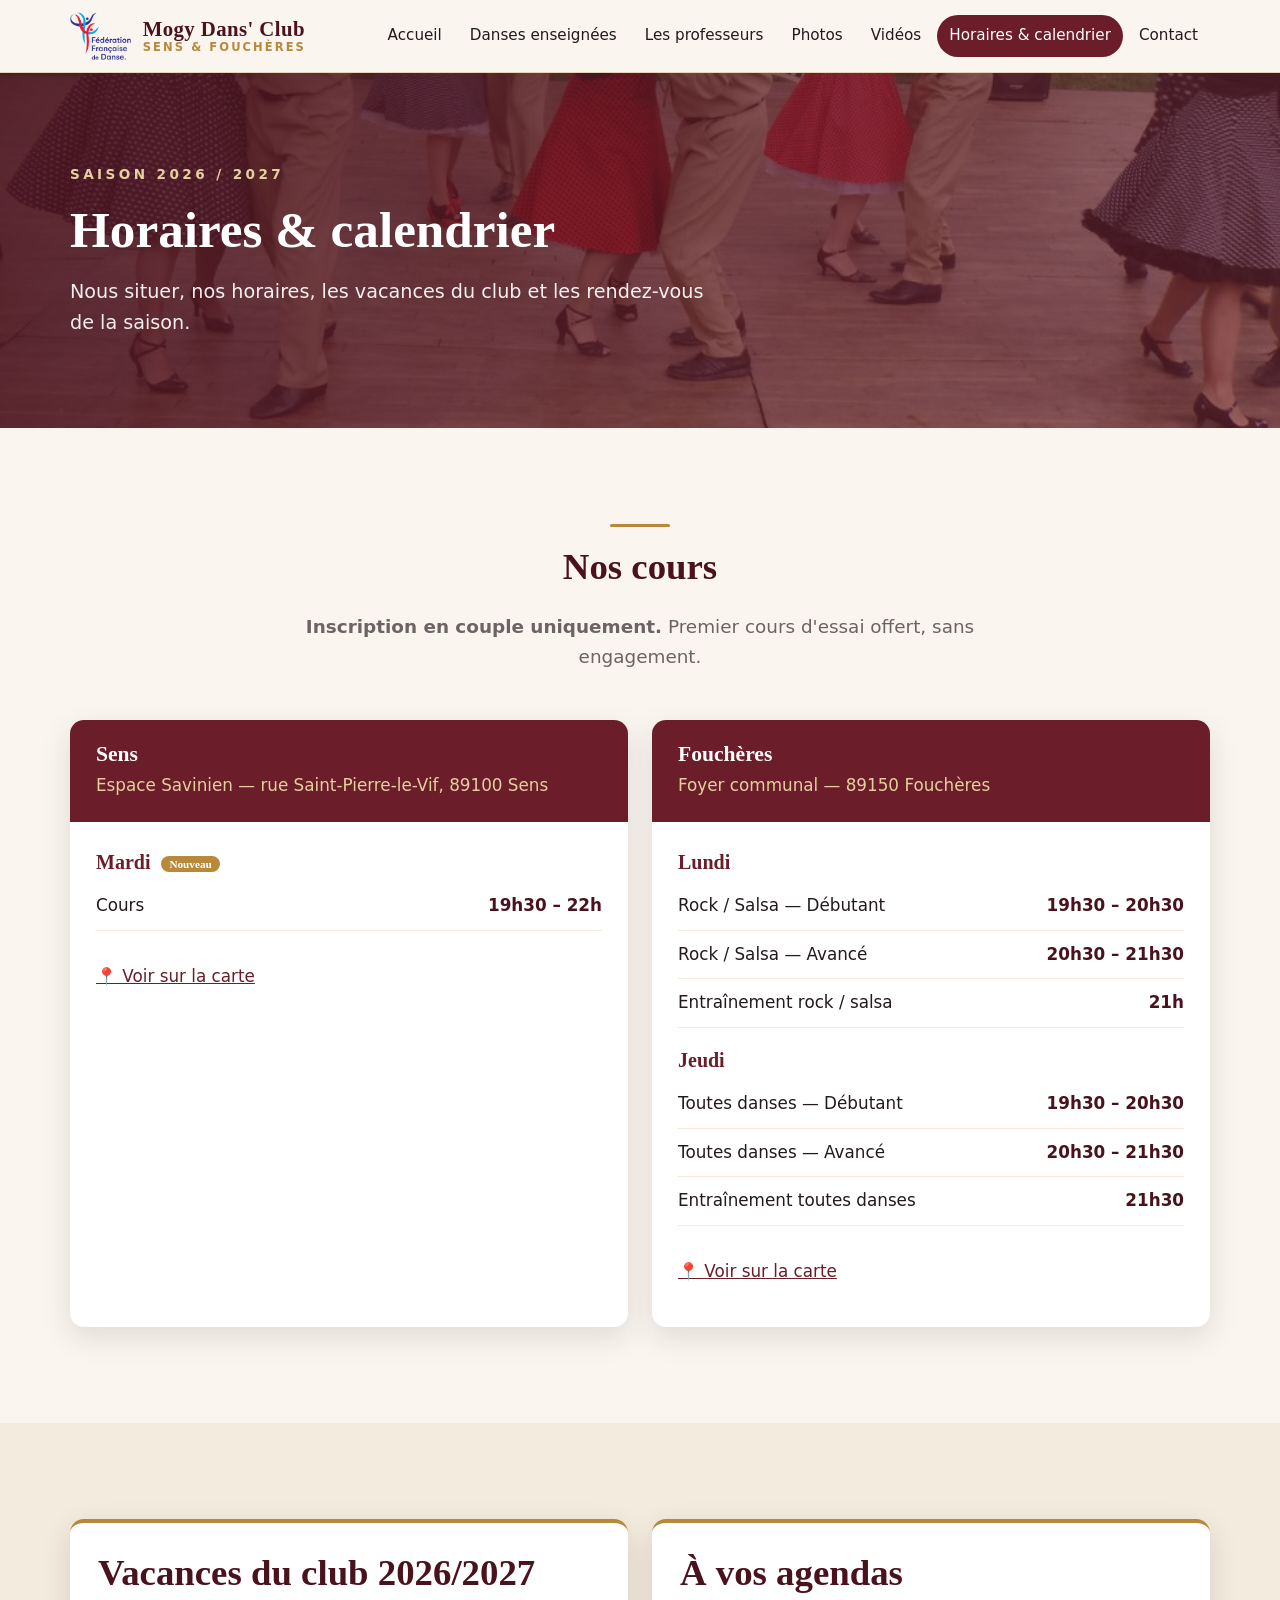
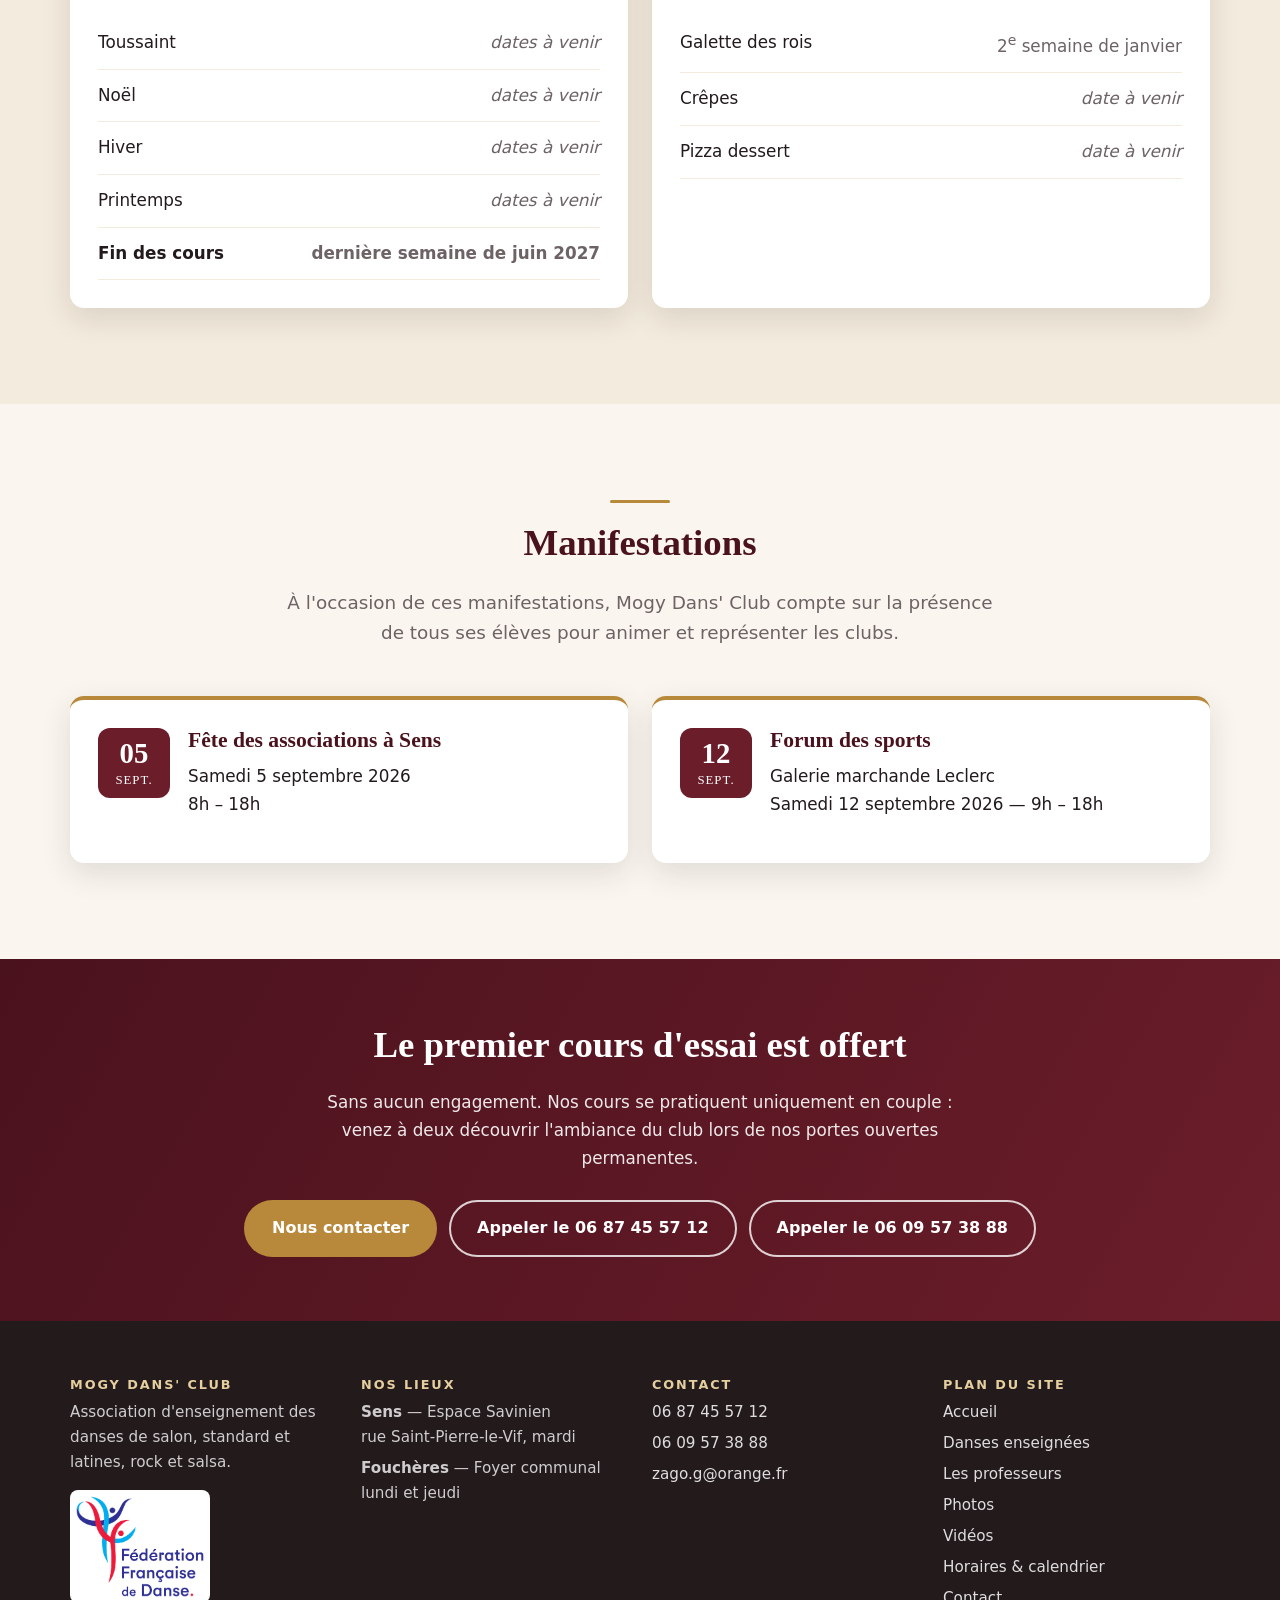
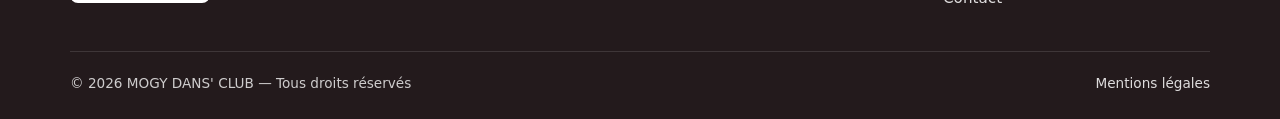
<file: public/horaires.html>
<!DOCTYPE html>
<html lang="fr">
<head>
  <meta charset="utf-8">
  <meta name="viewport" content="width=device-width, initial-scale=1">
  <title>Horaires &amp; calendrier — MOGY DANS&#x27; CLUB</title>
  <meta name="description" content="Horaires des cours du Mogy Dans&#x27; Club à Sens (mardi) et Fouchères (lundi, jeudi), vacances du club et agenda 2026/2027.">
  <meta property="og:title" content="Horaires &amp; calendrier — MOGY DANS&#x27; CLUB">
  <meta property="og:description" content="Horaires des cours du Mogy Dans&#x27; Club à Sens (mardi) et Fouchères (lundi, jeudi), vacances du club et agenda 2026/2027.">
  <meta property="og:type" content="website">
  <meta property="og:image" content="assets/img/logo.png">
  <meta name="theme-color" content="#6b1d2a">
  <link rel="icon" href="assets/img/favicon.svg" type="image/svg+xml">
  <link rel="stylesheet" href="assets/css/style.css">
</head>
<body>
  <a class="lien-evitement" href="#contenu">Aller au contenu</a>

  <header class="entete">
    <div class="conteneur">
      <a class="logo" href="index.html" aria-label="Accueil MOGY DANS' CLUB">
        <img src="assets/img/ffd-logo.png" alt="Fédération Française de Danse" width="61" height="48">
        <span class="logo-texte">Mogy Dans' Club<small>Sens &amp; Fouchères</small></span>
      </a>
      <button class="bouton-menu" aria-expanded="false" aria-controls="menu-principal">☰ Menu</button>
      <nav aria-label="Navigation principale">
        <ul class="menu" id="menu-principal">
          <li><a href="index.html">Accueil</a></li>
          <li><a href="danses.html">Danses enseignées</a></li>
          <li><a href="professeurs.html">Les professeurs</a></li>
          <li><a href="photos.html">Photos</a></li>
          <li><a href="videos.html">Vidéos</a></li>
          <li><a href="horaires.html" aria-current="page">Horaires & calendrier</a></li>
          <li><a href="contact.html">Contact</a></li>
        </ul>
      </nav>
    </div>
  </header>

  <main id="contenu">
    <section class="bandeau bandeau-petit" style="background-image: linear-gradient(120deg, rgba(74,18,29,.88), rgba(107,29,42,.55)), url('assets/img/bandeaux/horaires.jpg');">
      <div class="conteneur">
        <p class="surtitre">Saison 2026 / 2027</p>
        <h1>Horaires &amp; calendrier</h1>
        <p class="chapo">Nous situer, nos horaires, les vacances du club et les rendez-vous de la saison.</p>
      </div>
    </section>

    <section class="section">
      <div class="conteneur">
        <div class="section-titre"><div class="filet"></div><h2>Nos cours</h2>
          <p class="intro"><strong>Inscription en couple uniquement.</strong> Premier cours d'essai offert, sans engagement.</p>
        </div>
        <div class="grille grille-2">
          <article class="lieu">
            <div class="lieu-entete">
              <h3>Sens</h3>
              <p>Espace Savinien — rue Saint-Pierre-le-Vif, 89100 Sens</p>
            </div>
            <div class="lieu-corps">
              <h4 class="jour">Mardi <span class="nouveau">Nouveau</span></h4>
              <table class="planning">
                <tr><td>Cours</td><td>19h30 – 22h</td></tr>
              </table>
              <p class="mt"><a href="https://www.openstreetmap.org/search?query=rue%20Saint-Pierre-le-Vif%2089100%20Sens" target="_blank" rel="noopener">📍 Voir sur la carte</a></p>
            </div>
          </article>
          <article class="lieu">
            <div class="lieu-entete">
              <h3>Fouchères</h3>
              <p>Foyer communal — 89150 Fouchères</p>
            </div>
            <div class="lieu-corps">
              <h4 class="jour">Lundi</h4>
              <table class="planning">
                <tr><td>Rock / Salsa — Débutant</td><td>19h30 – 20h30</td></tr>
                <tr><td>Rock / Salsa — Avancé</td><td>20h30 – 21h30</td></tr>
                <tr><td>Entraînement rock / salsa</td><td>21h</td></tr>
              </table>
              <h4 class="jour">Jeudi</h4>
              <table class="planning">
                <tr><td>Toutes danses — Débutant</td><td>19h30 – 20h30</td></tr>
                <tr><td>Toutes danses — Avancé</td><td>20h30 – 21h30</td></tr>
                <tr><td>Entraînement toutes danses</td><td>21h30</td></tr>
              </table>
              <p class="mt"><a href="https://www.openstreetmap.org/?mlat=48.1689393&amp;mlon=3.1393195#map=17/48.1689393/3.1393195" target="_blank" rel="noopener">📍 Voir sur la carte</a></p>
            </div>
          </article>
        </div>
      </div>
    </section>

    <section class="section section-creme">
      <div class="conteneur grille grille-2">
        <article class="carte">
          <h2>Vacances du club 2026/2027</h2>
          <ul class="liste-dates">
            <li><span>Toussaint</span><span class="a-completer">dates à venir</span></li>
            <li><span>Noël</span><span class="a-completer">dates à venir</span></li>
            <li><span>Hiver</span><span class="a-completer">dates à venir</span></li>
            <li><span>Printemps</span><span class="a-completer">dates à venir</span></li>
            <li><span><strong>Fin des cours</strong></span><span><strong>dernière semaine de juin 2027</strong></span></li>
          </ul>
        </article>
        <article class="carte">
          <h2>À vos agendas</h2>
          <ul class="liste-dates">
            <li><span>Galette des rois</span><span>2<sup>e</sup> semaine de janvier</span></li>
            <li><span>Crêpes</span><span class="a-completer">date à venir</span></li>
            <li><span>Pizza dessert</span><span class="a-completer">date à venir</span></li>
          </ul>
        </article>
      </div>
    </section>

    <section class="section">
      <div class="conteneur">
        <div class="section-titre"><div class="filet"></div><h2>Manifestations</h2>
          <p class="intro">À l'occasion de ces manifestations, Mogy Dans' Club compte sur la présence de tous ses élèves pour animer et représenter les clubs.</p>
        </div>
        <div class="grille grille-2">
          <article class="carte evenement">
            <div class="evenement-date"><strong>05</strong><span>sept.</span></div>
            <div>
              <h3>Fête des associations à Sens</h3>
              <p>Samedi 5 septembre 2026<br>8h – 18h</p>
            </div>
          </article>
          <article class="carte evenement">
            <div class="evenement-date"><strong>12</strong><span>sept.</span></div>
            <div>
              <h3>Forum des sports</h3>
              <p>Galerie marchande Leclerc<br>Samedi 12 septembre 2026 — 9h – 18h</p>
            </div>
          </article>
        </div>
      </div>
    </section>

    <section class="appel">
      <div class="conteneur">
        <h2>Le premier cours d'essai est offert</h2>
        <p>Sans aucun engagement. Nos cours se pratiquent uniquement en couple&nbsp;: venez à deux découvrir l'ambiance du club lors de nos portes ouvertes permanentes.</p>
        <div class="boutons">
          <a class="bouton bouton-or" href="contact.html">Nous contacter</a>
          <a class="bouton bouton-contour" href="tel:+33687455712">Appeler le 06 87 45 57 12</a>
          <a class="bouton bouton-contour" href="tel:+33609573888">Appeler le 06 09 57 38 88</a>
        </div>
      </div>
    </section>
  </main>

  <footer class="pied">
    <div class="conteneur">
      <div class="grille grille-4">
        <div>
          <h4>Mogy Dans' Club</h4>
          <p>Association d'enseignement des danses de salon, standard et latines, rock et salsa.</p>
          <a class="ffd" href="https://www.ffdanse.fr/" rel="noopener" target="_blank">
            <img src="assets/img/ffd-logo.png" alt="Club affilié à la Fédération Française de Danse" loading="lazy">
          </a>
        </div>
        <div>
          <h4>Nos lieux</h4>
          <ul>
            <li><strong>Sens</strong> — Espace Savinien<br>rue Saint-Pierre-le-Vif, mardi</li>
            <li><strong>Fouchères</strong> — Foyer communal<br>lundi et jeudi</li>
          </ul>
        </div>
        <div>
          <h4>Contact</h4>
          <ul>
            <li><a href="tel:+33687455712">06 87 45 57 12</a></li>
            <li><a href="tel:+33609573888">06 09 57 38 88</a></li>
            <li><a href="mailto:zago.g@orange.fr">zago.g@orange.fr</a></li>
          </ul>
        </div>
        <div>
          <h4>Plan du site</h4>
          <ul>
            <li><a href="index.html">Accueil</a></li>
            <li><a href="danses.html">Danses enseignées</a></li>
            <li><a href="professeurs.html">Les professeurs</a></li>
            <li><a href="photos.html">Photos</a></li>
            <li><a href="videos.html">Vidéos</a></li>
            <li><a href="horaires.html">Horaires & calendrier</a></li>
            <li><a href="contact.html">Contact</a></li>
          </ul>
        </div>
      </div>
      <div class="pied-bas">
        <span>© <span id="annee">2026</span> MOGY DANS' CLUB — Tous droits réservés</span>
        <a href="mentions-legales.html">Mentions légales</a>
      </div>
    </div>
  </footer>

  <script src="assets/js/main.js" defer></script>
</body>
</html>
</file>
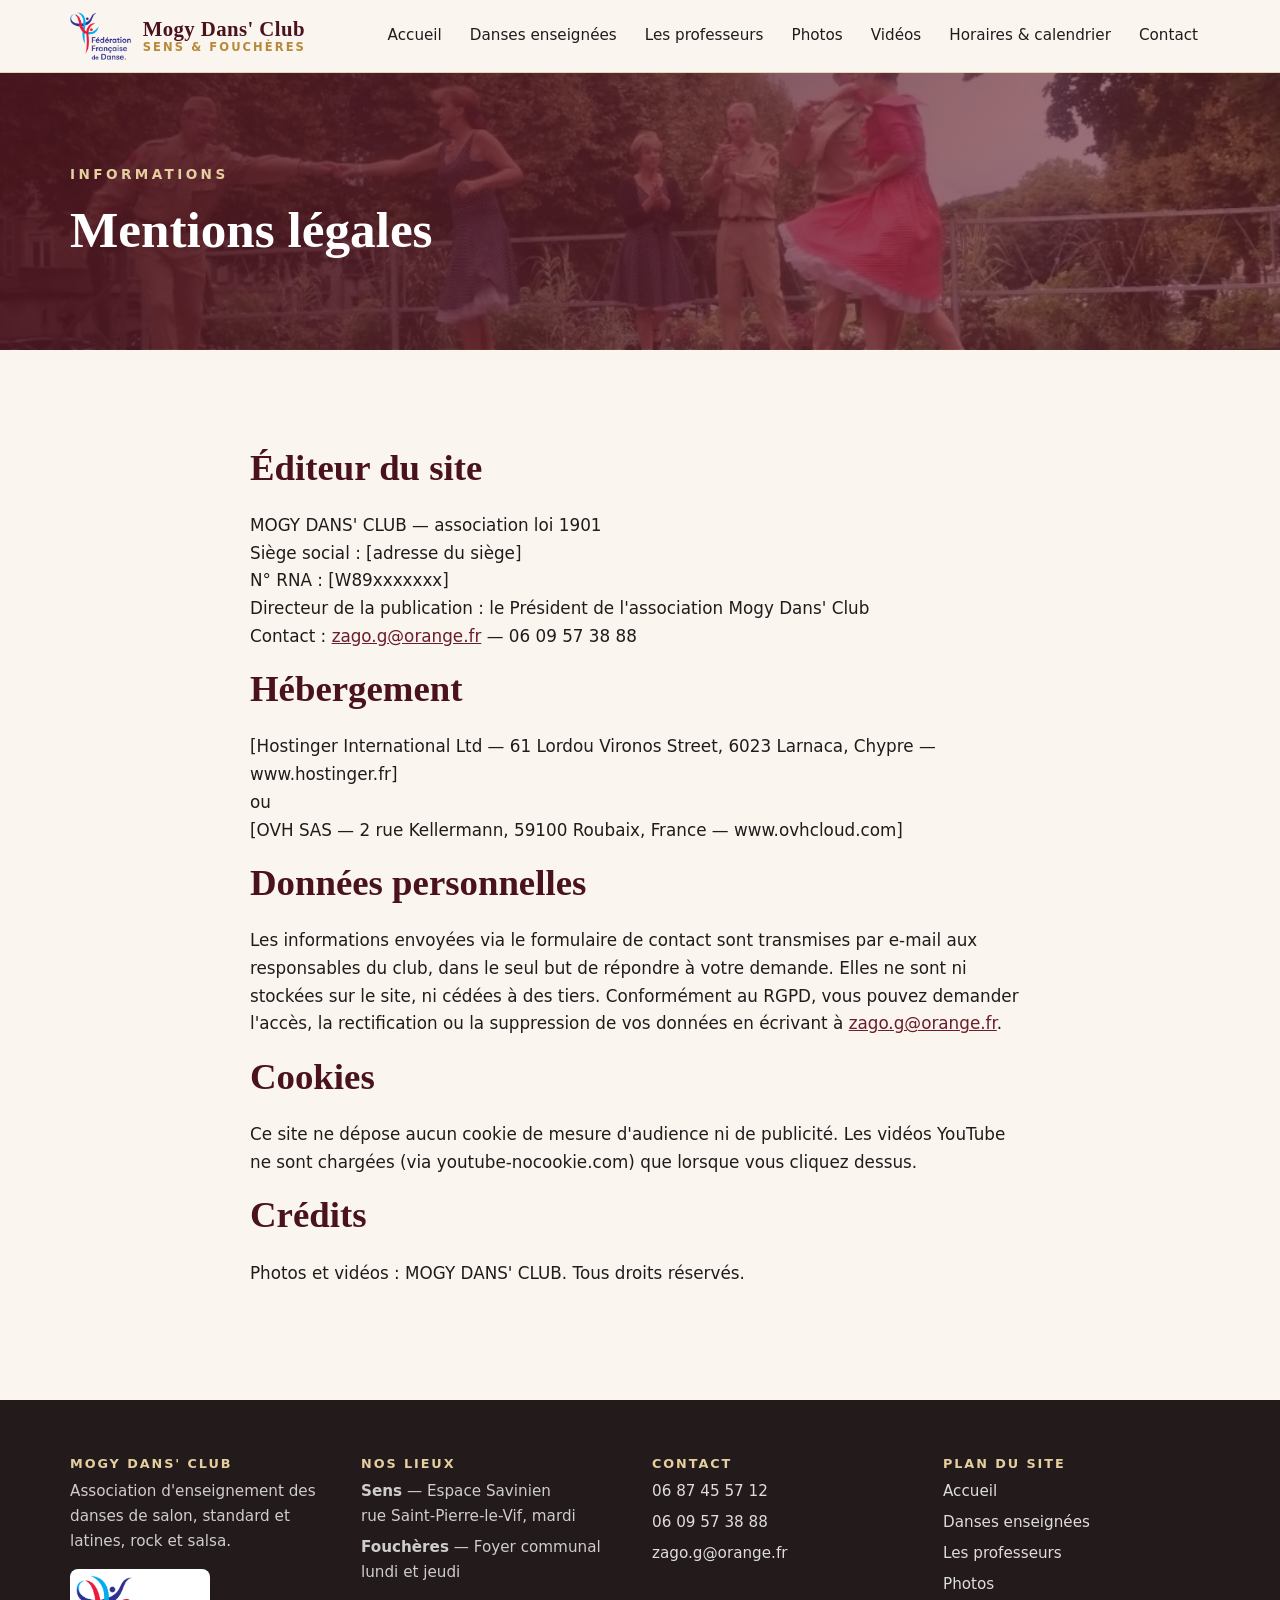
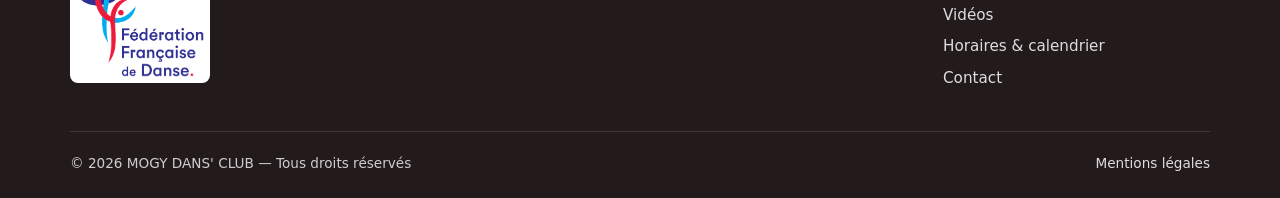
<file: public/mentions-legales.html>
<!DOCTYPE html>
<html lang="fr">
<head>
  <meta charset="utf-8">
  <meta name="viewport" content="width=device-width, initial-scale=1">
  <title>Mentions légales — MOGY DANS&#x27; CLUB</title>
  <meta name="description" content="Mentions légales du site du Mogy Dans&#x27; Club.">
  <meta property="og:title" content="Mentions légales — MOGY DANS&#x27; CLUB">
  <meta property="og:description" content="Mentions légales du site du Mogy Dans&#x27; Club.">
  <meta property="og:type" content="website">
  <meta property="og:image" content="assets/img/logo.png">
  <meta name="theme-color" content="#6b1d2a">
  <link rel="icon" href="assets/img/favicon.svg" type="image/svg+xml">
  <link rel="stylesheet" href="assets/css/style.css">
</head>
<body>
  <a class="lien-evitement" href="#contenu">Aller au contenu</a>

  <header class="entete">
    <div class="conteneur">
      <a class="logo" href="index.html" aria-label="Accueil MOGY DANS' CLUB">
        <img src="assets/img/ffd-logo.png" alt="Fédération Française de Danse" width="61" height="48">
        <span class="logo-texte">Mogy Dans' Club<small>Sens &amp; Fouchères</small></span>
      </a>
      <button class="bouton-menu" aria-expanded="false" aria-controls="menu-principal">☰ Menu</button>
      <nav aria-label="Navigation principale">
        <ul class="menu" id="menu-principal">
          <li><a href="index.html">Accueil</a></li>
          <li><a href="danses.html">Danses enseignées</a></li>
          <li><a href="professeurs.html">Les professeurs</a></li>
          <li><a href="photos.html">Photos</a></li>
          <li><a href="videos.html">Vidéos</a></li>
          <li><a href="horaires.html">Horaires & calendrier</a></li>
          <li><a href="contact.html">Contact</a></li>
        </ul>
      </nav>
    </div>
  </header>

  <main id="contenu">
    <section class="bandeau bandeau-petit" style="background-image: linear-gradient(120deg, rgba(74,18,29,.88), rgba(107,29,42,.55)), url('assets/img/bandeaux/contact.jpg');">
      <div class="conteneur">
        <p class="surtitre">Informations</p>
        <h1>Mentions légales</h1>
        <p class="chapo"></p>
      </div>
    </section>

    <section class="section">
      <div class="conteneur bloc-texte">
        <!-- ⚠ À COMPLÉTER : remplacez les [crochets] par les informations réelles de l'association. -->
        <h2>Éditeur du site</h2>
        <p>MOGY DANS' CLUB — association loi 1901<br>
        Siège social : [adresse du siège]<br>
        N° RNA : [W89xxxxxxx]<br>
        Directeur de la publication : le Président de l'association Mogy Dans' Club<br>
        Contact : <a href="mailto:zago.g@orange.fr">zago.g@orange.fr</a> — 06 09 57 38 88</p>

        <h2>Hébergement</h2>
        <!-- Gardez uniquement l'hébergeur réellement utilisé -->
        <p>[Hostinger International Ltd — 61 Lordou Vironos Street, 6023 Larnaca, Chypre — www.hostinger.fr]<br>
        ou<br>
        [OVH SAS — 2 rue Kellermann, 59100 Roubaix, France — www.ovhcloud.com]</p>

        <h2>Données personnelles</h2>
        <p>Les informations envoyées via le formulaire de contact sont transmises par e-mail aux responsables du club, dans le seul but de répondre à votre demande. Elles ne sont ni stockées sur le site, ni cédées à des tiers. Conformément au RGPD, vous pouvez demander l'accès, la rectification ou la suppression de vos données en écrivant à <a href="mailto:zago.g@orange.fr">zago.g@orange.fr</a>.</p>

        <h2>Cookies</h2>
        <p>Ce site ne dépose aucun cookie de mesure d'audience ni de publicité. Les vidéos YouTube ne sont chargées (via youtube-nocookie.com) que lorsque vous cliquez dessus.</p>

        <h2>Crédits</h2>
        <p>Photos et vidéos : MOGY DANS' CLUB. Tous droits réservés.</p>
      </div>
    </section>
  </main>

  <footer class="pied">
    <div class="conteneur">
      <div class="grille grille-4">
        <div>
          <h4>Mogy Dans' Club</h4>
          <p>Association d'enseignement des danses de salon, standard et latines, rock et salsa.</p>
          <a class="ffd" href="https://www.ffdanse.fr/" rel="noopener" target="_blank">
            <img src="assets/img/ffd-logo.png" alt="Club affilié à la Fédération Française de Danse" loading="lazy">
          </a>
        </div>
        <div>
          <h4>Nos lieux</h4>
          <ul>
            <li><strong>Sens</strong> — Espace Savinien<br>rue Saint-Pierre-le-Vif, mardi</li>
            <li><strong>Fouchères</strong> — Foyer communal<br>lundi et jeudi</li>
          </ul>
        </div>
        <div>
          <h4>Contact</h4>
          <ul>
            <li><a href="tel:+33687455712">06 87 45 57 12</a></li>
            <li><a href="tel:+33609573888">06 09 57 38 88</a></li>
            <li><a href="mailto:zago.g@orange.fr">zago.g@orange.fr</a></li>
          </ul>
        </div>
        <div>
          <h4>Plan du site</h4>
          <ul>
            <li><a href="index.html">Accueil</a></li>
            <li><a href="danses.html">Danses enseignées</a></li>
            <li><a href="professeurs.html">Les professeurs</a></li>
            <li><a href="photos.html">Photos</a></li>
            <li><a href="videos.html">Vidéos</a></li>
            <li><a href="horaires.html">Horaires & calendrier</a></li>
            <li><a href="contact.html">Contact</a></li>
          </ul>
        </div>
      </div>
      <div class="pied-bas">
        <span>© <span id="annee">2026</span> MOGY DANS' CLUB — Tous droits réservés</span>
        <a href="mentions-legales.html">Mentions légales</a>
      </div>
    </div>
  </footer>

  <script src="assets/js/main.js" defer></script>
</body>
</html>
</file>
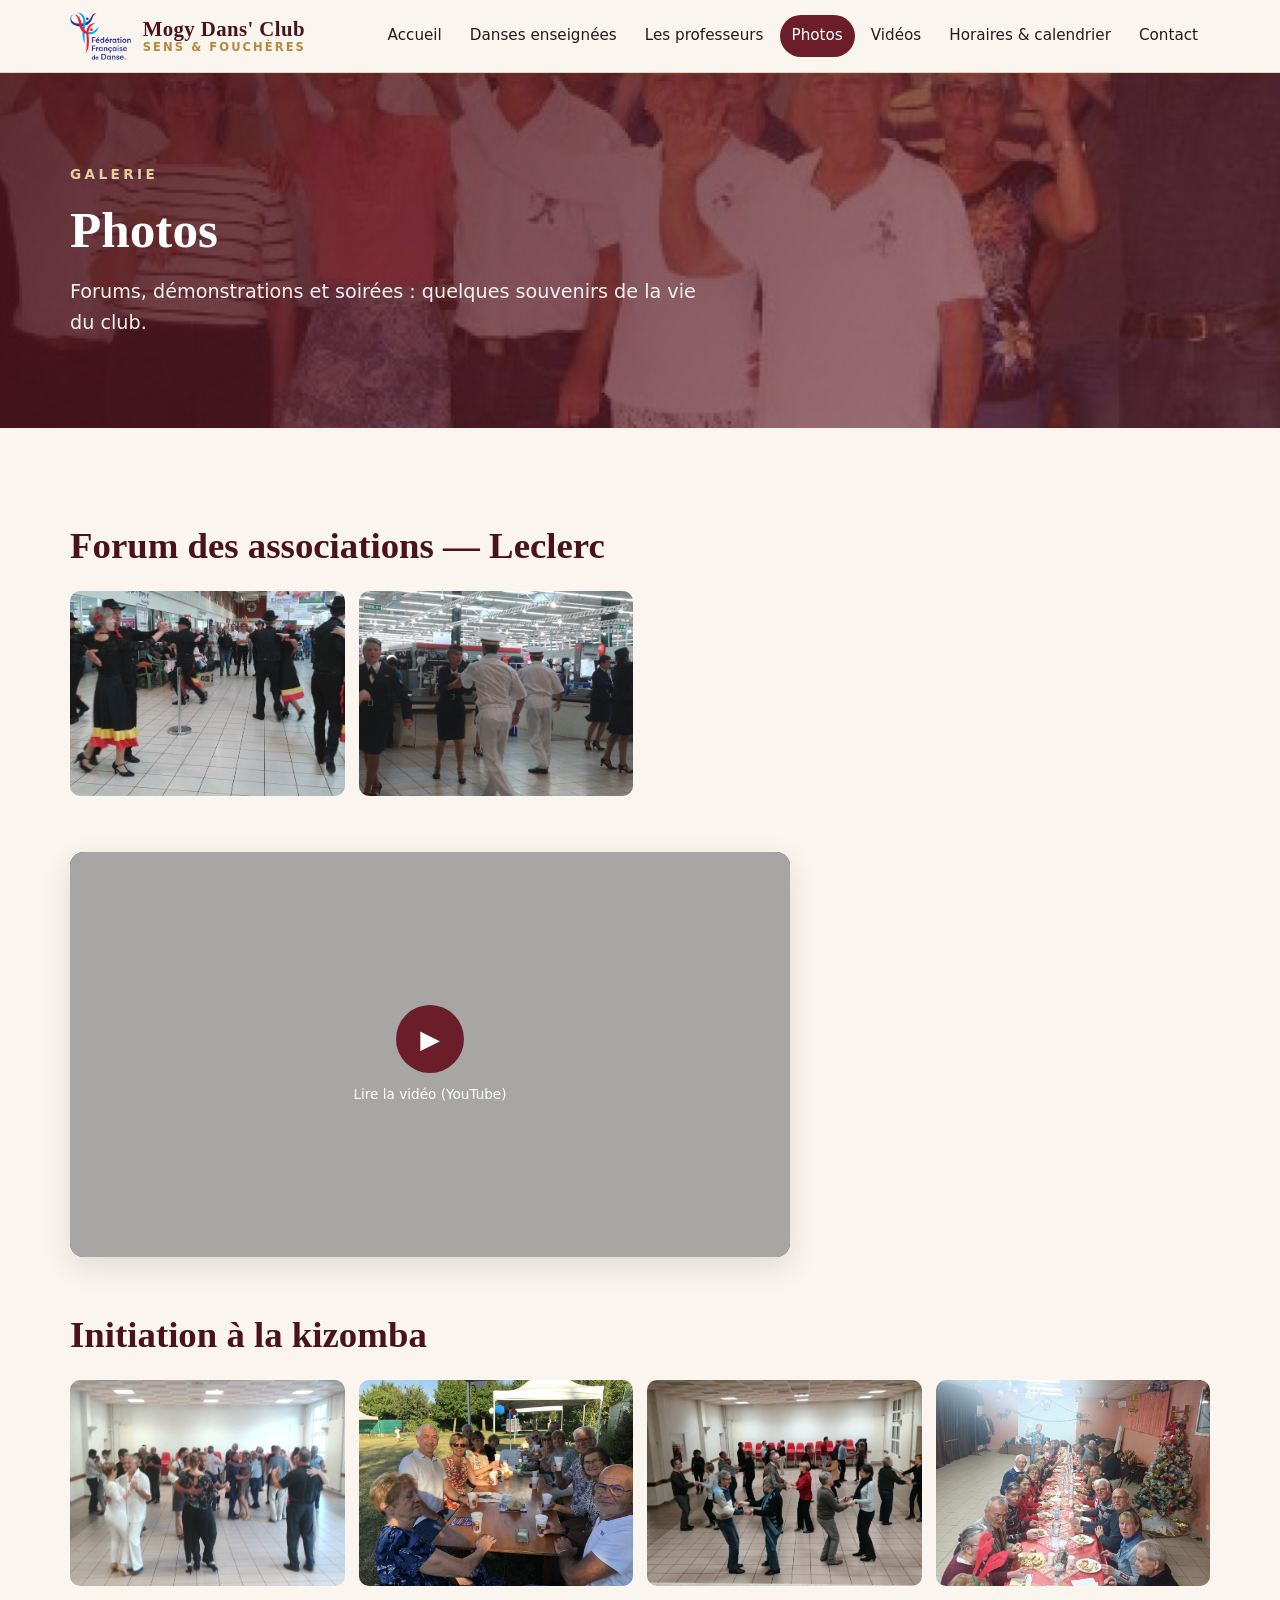
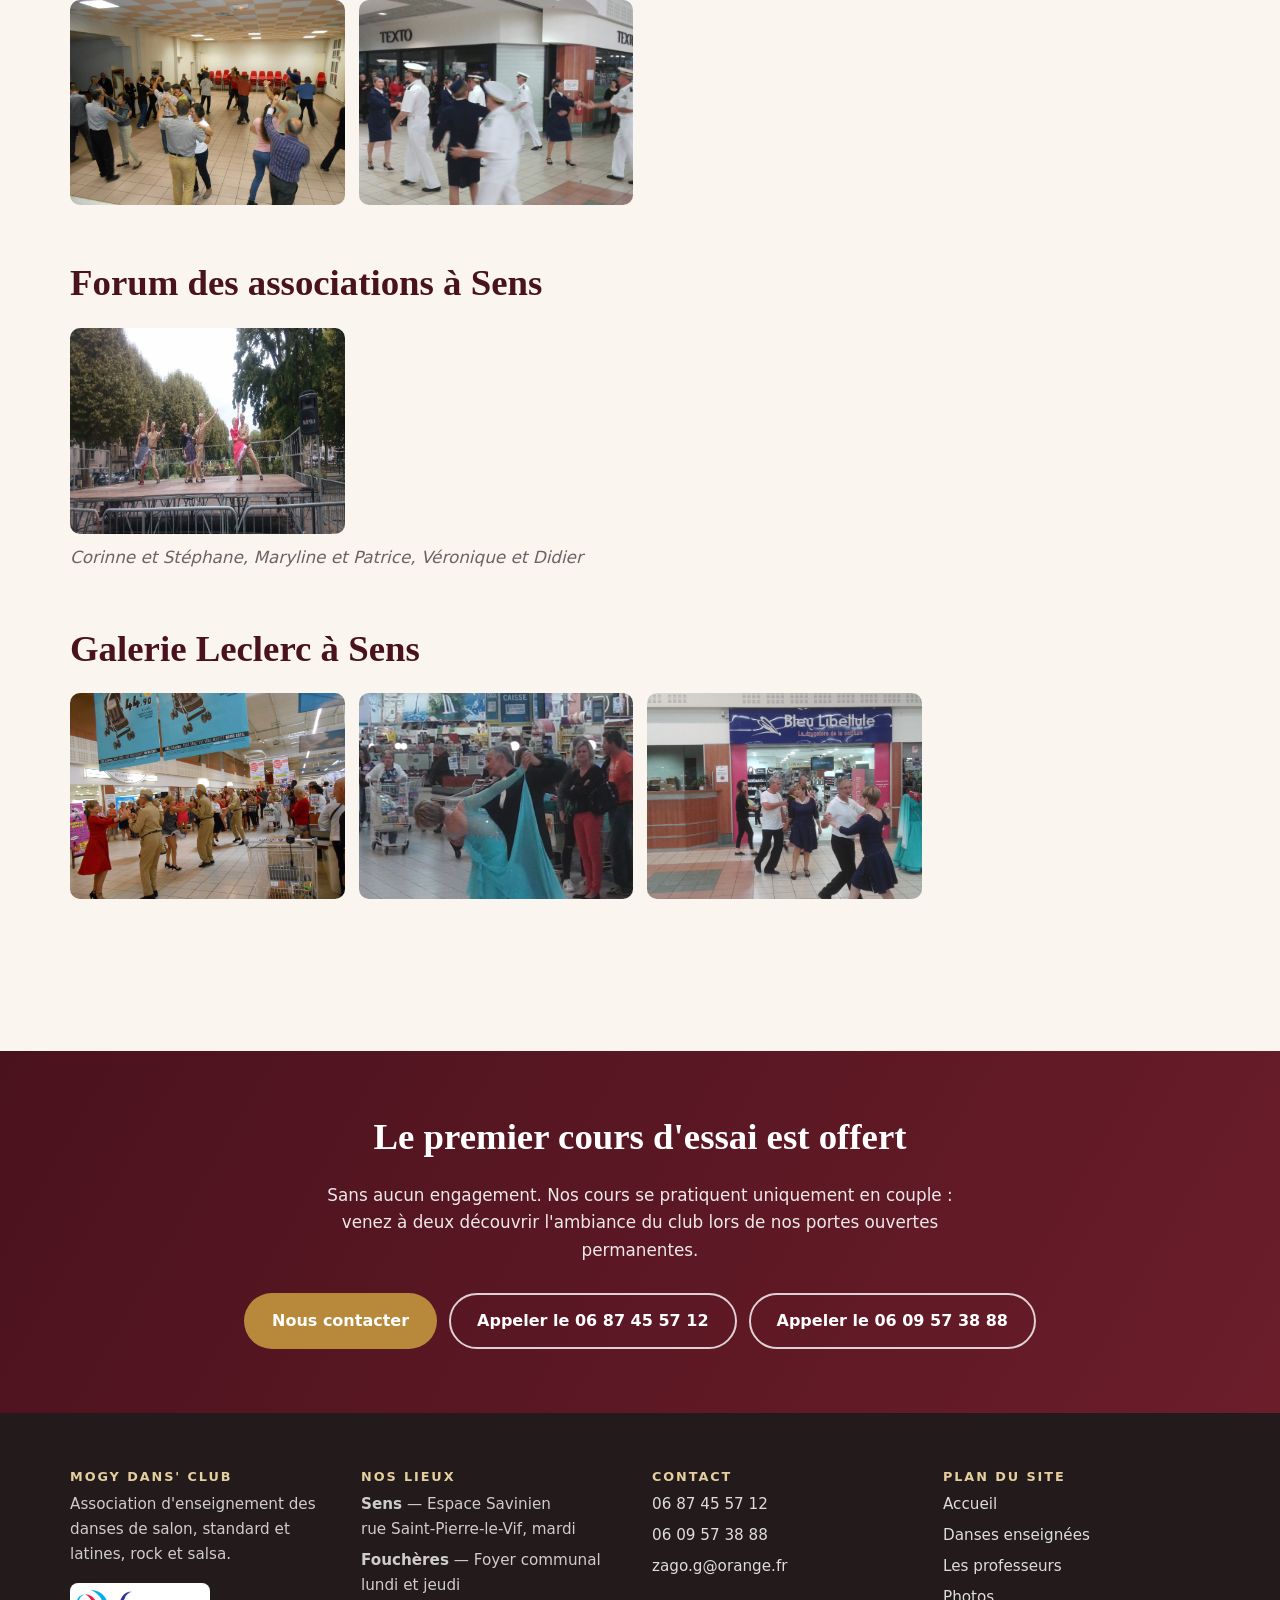
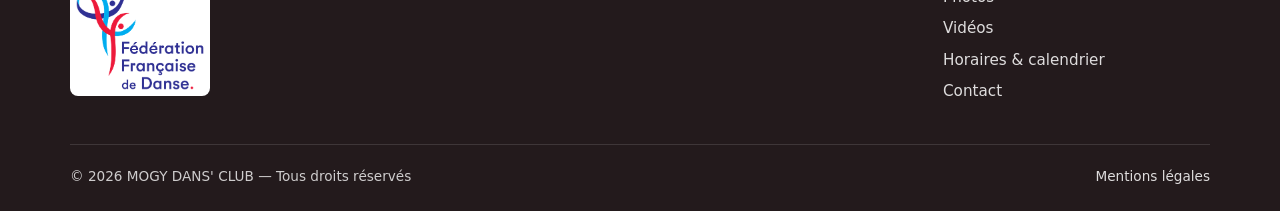
<file: public/photos.html>
<!DOCTYPE html>
<html lang="fr">
<head>
  <meta charset="utf-8">
  <meta name="viewport" content="width=device-width, initial-scale=1">
  <title>Photos — MOGY DANS&#x27; CLUB</title>
  <meta name="description" content="Photos du Mogy Dans&#x27; Club : forums des associations, initiation à la kizomba, démonstrations à la galerie Leclerc de Sens.">
  <meta property="og:title" content="Photos — MOGY DANS&#x27; CLUB">
  <meta property="og:description" content="Photos du Mogy Dans&#x27; Club : forums des associations, initiation à la kizomba, démonstrations à la galerie Leclerc de Sens.">
  <meta property="og:type" content="website">
  <meta property="og:image" content="assets/img/logo.png">
  <meta name="theme-color" content="#6b1d2a">
  <link rel="icon" href="assets/img/favicon.svg" type="image/svg+xml">
  <link rel="stylesheet" href="assets/css/style.css">
</head>
<body>
  <a class="lien-evitement" href="#contenu">Aller au contenu</a>

  <header class="entete">
    <div class="conteneur">
      <a class="logo" href="index.html" aria-label="Accueil MOGY DANS' CLUB">
        <img src="assets/img/ffd-logo.png" alt="Fédération Française de Danse" width="61" height="48">
        <span class="logo-texte">Mogy Dans' Club<small>Sens &amp; Fouchères</small></span>
      </a>
      <button class="bouton-menu" aria-expanded="false" aria-controls="menu-principal">☰ Menu</button>
      <nav aria-label="Navigation principale">
        <ul class="menu" id="menu-principal">
          <li><a href="index.html">Accueil</a></li>
          <li><a href="danses.html">Danses enseignées</a></li>
          <li><a href="professeurs.html">Les professeurs</a></li>
          <li><a href="photos.html" aria-current="page">Photos</a></li>
          <li><a href="videos.html">Vidéos</a></li>
          <li><a href="horaires.html">Horaires & calendrier</a></li>
          <li><a href="contact.html">Contact</a></li>
        </ul>
      </nav>
    </div>
  </header>

  <main id="contenu">
    <section class="bandeau bandeau-petit" style="background-image: linear-gradient(120deg, rgba(74,18,29,.88), rgba(107,29,42,.55)), url('assets/img/bandeaux/photos.jpg');">
      <div class="conteneur">
        <p class="surtitre">Galerie</p>
        <h1>Photos</h1>
        <p class="chapo">Forums, démonstrations et soirées&nbsp;: quelques souvenirs de la vie du club.</p>
      </div>
    </section>

    <section class="section">
      <div class="conteneur">
      <div class="album">
        <h2>Forum des associations — Leclerc</h2>
        <div class="galerie">
          <a href="assets/img/photos/forum-leclerc-1.jpg"><img src="assets/img/photos/forum-leclerc-1.jpg" alt="Forum des associations — Leclerc — photo 1" loading="lazy"></a>
          <a href="assets/img/photos/forum-leclerc-2.jpg"><img src="assets/img/photos/forum-leclerc-2.jpg" alt="Forum des associations — Leclerc — photo 2" loading="lazy"></a>
        </div>
      </div>
        <div class="album">
          <div class="video" style="max-width:720px">
            <div class="video-cadre"><button class="video-lancer" data-video="2WV_7pVAn0U" aria-label="Forum des associations — Leclerc"><span class="play">▶</span><span>Lire la vidéo (YouTube)</span></button></div>
          </div>
        </div>
      <div class="album">
        <h2>Initiation à la kizomba</h2>
        <div class="galerie">
          <a href="assets/img/photos/kizomba-1.jpg"><img src="assets/img/photos/kizomba-1.jpg" alt="Initiation à la kizomba — photo 1" loading="lazy"></a>
          <a href="assets/img/photos/kizomba-2.jpg"><img src="assets/img/photos/kizomba-2.jpg" alt="Initiation à la kizomba — photo 2" loading="lazy"></a>
          <a href="assets/img/photos/kizomba-3.jpg"><img src="assets/img/photos/kizomba-3.jpg" alt="Initiation à la kizomba — photo 3" loading="lazy"></a>
          <a href="assets/img/photos/kizomba-4.jpg"><img src="assets/img/photos/kizomba-4.jpg" alt="Initiation à la kizomba — photo 4" loading="lazy"></a>
          <a href="assets/img/photos/kizomba-5.jpg"><img src="assets/img/photos/kizomba-5.jpg" alt="Initiation à la kizomba — photo 5" loading="lazy"></a>
          <a href="assets/img/photos/kizomba-6.jpg"><img src="assets/img/photos/kizomba-6.jpg" alt="Initiation à la kizomba — photo 6" loading="lazy"></a>
        </div>
      </div>
      <div class="album">
        <h2>Forum des associations à Sens</h2>
        <div class="galerie">
          <a href="assets/img/photos/forum-sens-1.jpg"><img src="assets/img/photos/forum-sens-1.jpg" alt="Forum des associations à Sens — photo 1" loading="lazy"></a>
        </div>
        <p class="legende">Corinne et Stéphane, Maryline et Patrice, Véronique et Didier</p>
      </div>
      <div class="album">
        <h2>Galerie Leclerc à Sens</h2>
        <div class="galerie">
          <a href="assets/img/photos/galerie-leclerc-1.jpg"><img src="assets/img/photos/galerie-leclerc-1.jpg" alt="Galerie Leclerc à Sens — photo 1" loading="lazy"></a>
          <a href="assets/img/photos/galerie-leclerc-2.jpg"><img src="assets/img/photos/galerie-leclerc-2.jpg" alt="Galerie Leclerc à Sens — photo 2" loading="lazy"></a>
          <a href="assets/img/photos/galerie-leclerc-3.jpg"><img src="assets/img/photos/galerie-leclerc-3.jpg" alt="Galerie Leclerc à Sens — photo 3" loading="lazy"></a>
        </div>
      </div>
      </div>
    </section>

    <section class="appel">
      <div class="conteneur">
        <h2>Le premier cours d'essai est offert</h2>
        <p>Sans aucun engagement. Nos cours se pratiquent uniquement en couple&nbsp;: venez à deux découvrir l'ambiance du club lors de nos portes ouvertes permanentes.</p>
        <div class="boutons">
          <a class="bouton bouton-or" href="contact.html">Nous contacter</a>
          <a class="bouton bouton-contour" href="tel:+33687455712">Appeler le 06 87 45 57 12</a>
          <a class="bouton bouton-contour" href="tel:+33609573888">Appeler le 06 09 57 38 88</a>
        </div>
      </div>
    </section>
  </main>

  <footer class="pied">
    <div class="conteneur">
      <div class="grille grille-4">
        <div>
          <h4>Mogy Dans' Club</h4>
          <p>Association d'enseignement des danses de salon, standard et latines, rock et salsa.</p>
          <a class="ffd" href="https://www.ffdanse.fr/" rel="noopener" target="_blank">
            <img src="assets/img/ffd-logo.png" alt="Club affilié à la Fédération Française de Danse" loading="lazy">
          </a>
        </div>
        <div>
          <h4>Nos lieux</h4>
          <ul>
            <li><strong>Sens</strong> — Espace Savinien<br>rue Saint-Pierre-le-Vif, mardi</li>
            <li><strong>Fouchères</strong> — Foyer communal<br>lundi et jeudi</li>
          </ul>
        </div>
        <div>
          <h4>Contact</h4>
          <ul>
            <li><a href="tel:+33687455712">06 87 45 57 12</a></li>
            <li><a href="tel:+33609573888">06 09 57 38 88</a></li>
            <li><a href="mailto:zago.g@orange.fr">zago.g@orange.fr</a></li>
          </ul>
        </div>
        <div>
          <h4>Plan du site</h4>
          <ul>
            <li><a href="index.html">Accueil</a></li>
            <li><a href="danses.html">Danses enseignées</a></li>
            <li><a href="professeurs.html">Les professeurs</a></li>
            <li><a href="photos.html">Photos</a></li>
            <li><a href="videos.html">Vidéos</a></li>
            <li><a href="horaires.html">Horaires & calendrier</a></li>
            <li><a href="contact.html">Contact</a></li>
          </ul>
        </div>
      </div>
      <div class="pied-bas">
        <span>© <span id="annee">2026</span> MOGY DANS' CLUB — Tous droits réservés</span>
        <a href="mentions-legales.html">Mentions légales</a>
      </div>
    </div>
  </footer>

  <script src="assets/js/main.js" defer></script>
</body>
</html>
</file>
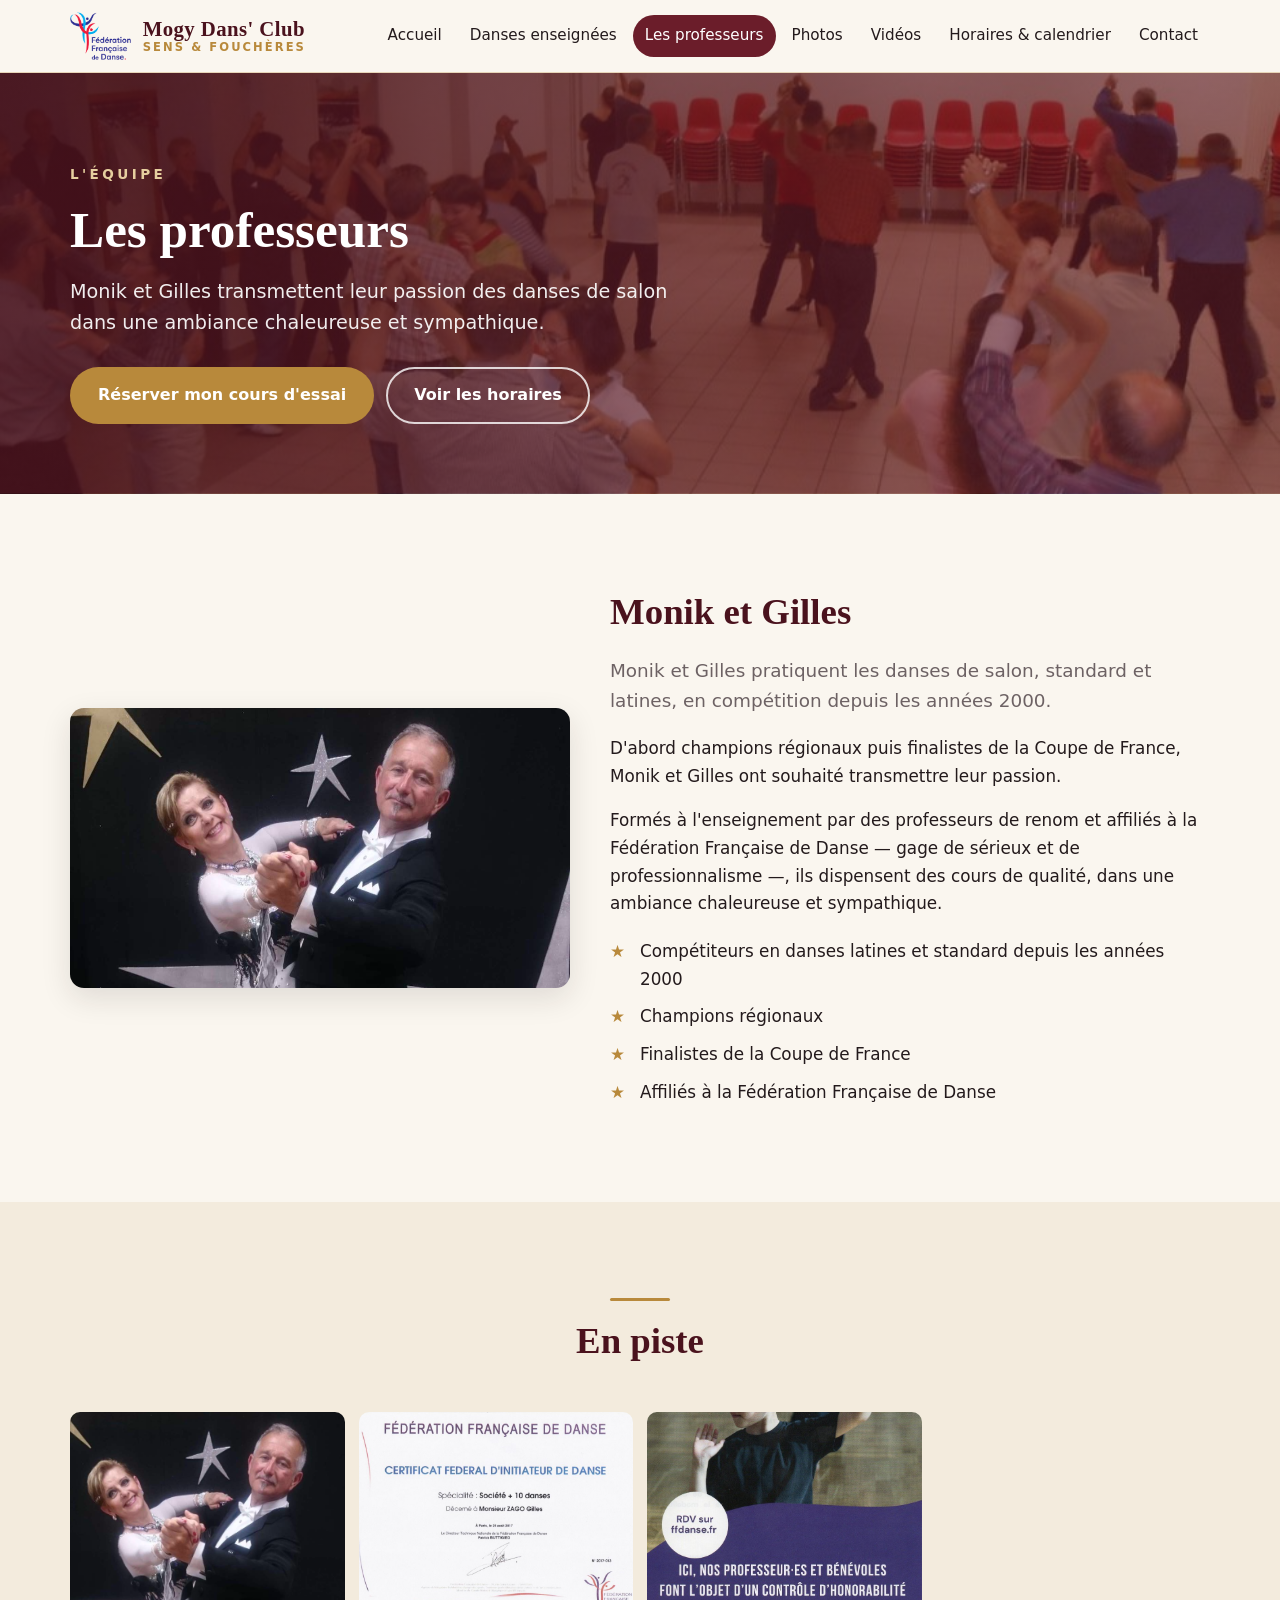
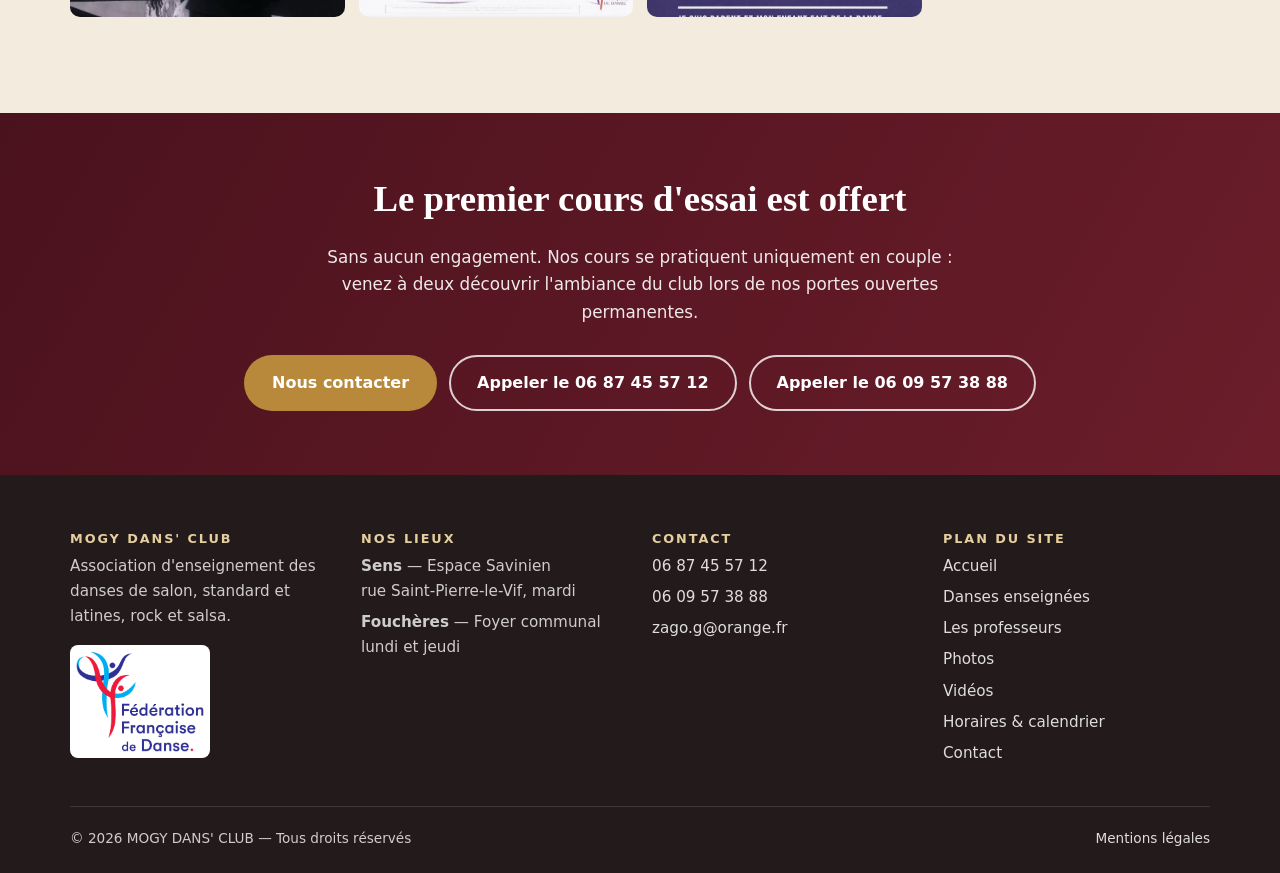
<file: public/professeurs.html>
<!DOCTYPE html>
<html lang="fr">
<head>
  <meta charset="utf-8">
  <meta name="viewport" content="width=device-width, initial-scale=1">
  <title>Les professeurs — MOGY DANS&#x27; CLUB</title>
  <meta name="description" content="Monik et Gilles, compétiteurs en danses latines et standard depuis les années 2000, champions régionaux et finalistes de la Coupe de France, enseignent au Mogy Dans&#x27; Club.">
  <meta property="og:title" content="Les professeurs — MOGY DANS&#x27; CLUB">
  <meta property="og:description" content="Monik et Gilles, compétiteurs en danses latines et standard depuis les années 2000, champions régionaux et finalistes de la Coupe de France, enseignent au Mogy Dans&#x27; Club.">
  <meta property="og:type" content="website">
  <meta property="og:image" content="assets/img/logo.png">
  <meta name="theme-color" content="#6b1d2a">
  <link rel="icon" href="assets/img/favicon.svg" type="image/svg+xml">
  <link rel="stylesheet" href="assets/css/style.css">
</head>
<body>
  <a class="lien-evitement" href="#contenu">Aller au contenu</a>

  <header class="entete">
    <div class="conteneur">
      <a class="logo" href="index.html" aria-label="Accueil MOGY DANS' CLUB">
        <img src="assets/img/ffd-logo.png" alt="Fédération Française de Danse" width="61" height="48">
        <span class="logo-texte">Mogy Dans' Club<small>Sens &amp; Fouchères</small></span>
      </a>
      <button class="bouton-menu" aria-expanded="false" aria-controls="menu-principal">☰ Menu</button>
      <nav aria-label="Navigation principale">
        <ul class="menu" id="menu-principal">
          <li><a href="index.html">Accueil</a></li>
          <li><a href="danses.html">Danses enseignées</a></li>
          <li><a href="professeurs.html" aria-current="page">Les professeurs</a></li>
          <li><a href="photos.html">Photos</a></li>
          <li><a href="videos.html">Vidéos</a></li>
          <li><a href="horaires.html">Horaires & calendrier</a></li>
          <li><a href="contact.html">Contact</a></li>
        </ul>
      </nav>
    </div>
  </header>

  <main id="contenu">
    <section class="bandeau bandeau-petit" style="background-image: linear-gradient(120deg, rgba(74,18,29,.88), rgba(107,29,42,.55)), url('assets/img/bandeaux/professeurs.jpg');">
      <div class="conteneur">
        <p class="surtitre">L'équipe</p>
        <h1>Les professeurs</h1>
        <p class="chapo">Monik et Gilles transmettent leur passion des danses de salon dans une ambiance chaleureuse et sympathique.</p>
      <div class="boutons">
        <a class="bouton bouton-or" href="contact.html">Réserver mon cours d'essai</a>
        <a class="bouton bouton-contour" href="horaires.html">Voir les horaires</a>
      </div>
      </div>
    </section>

    <section class="section">
      <div class="conteneur prof">
        <div class="prof-photo">
          <img src="assets/img/professeurs/monik-gilles.jpg" alt="Monik et Gilles, professeurs du Mogy Dans' Club">
        </div>
        <div>
          <h2>Monik et Gilles</h2>
          <p class="intro">Monik et Gilles pratiquent les danses de salon, standard et latines, en compétition depuis les années 2000.</p>
          <p>D'abord champions régionaux puis finalistes de la Coupe de France, Monik et Gilles ont souhaité transmettre leur passion.</p>
          <p>Formés à l'enseignement par des professeurs de renom et affiliés à la Fédération Française de Danse — gage de sérieux et de professionnalisme —, ils dispensent des cours de qualité, dans une ambiance chaleureuse et sympathique.</p>
          <ul class="titres">
            <li>Compétiteurs en danses latines et standard depuis les années 2000</li>
            <li>Champions régionaux</li>
            <li>Finalistes de la Coupe de France</li>
            <li>Affiliés à la Fédération Française de Danse</li>
          </ul>
        </div>
      </div>
    </section>

    <section class="section section-creme">
      <div class="conteneur">
        <div class="section-titre"><div class="filet"></div><h2>En piste</h2></div>
        <div class="galerie">
          <a href="assets/img/professeurs/monik-gilles.jpg"><img src="assets/img/professeurs/monik-gilles.jpg" alt="Monik et Gilles" loading="lazy"></a>
          <a href="assets/img/professeurs/prof-2.jpg"><img src="assets/img/professeurs/prof-2.jpg" alt="Monik et Gilles en compétition" loading="lazy"></a>
          <a href="assets/img/professeurs/prof-3.jpg"><img src="assets/img/professeurs/prof-3.jpg" alt="Monik et Gilles en démonstration" loading="lazy"></a>
        </div>
      </div>
    </section>

    <section class="appel">
      <div class="conteneur">
        <h2>Le premier cours d'essai est offert</h2>
        <p>Sans aucun engagement. Nos cours se pratiquent uniquement en couple&nbsp;: venez à deux découvrir l'ambiance du club lors de nos portes ouvertes permanentes.</p>
        <div class="boutons">
          <a class="bouton bouton-or" href="contact.html">Nous contacter</a>
          <a class="bouton bouton-contour" href="tel:+33687455712">Appeler le 06 87 45 57 12</a>
          <a class="bouton bouton-contour" href="tel:+33609573888">Appeler le 06 09 57 38 88</a>
        </div>
      </div>
    </section>
  </main>

  <footer class="pied">
    <div class="conteneur">
      <div class="grille grille-4">
        <div>
          <h4>Mogy Dans' Club</h4>
          <p>Association d'enseignement des danses de salon, standard et latines, rock et salsa.</p>
          <a class="ffd" href="https://www.ffdanse.fr/" rel="noopener" target="_blank">
            <img src="assets/img/ffd-logo.png" alt="Club affilié à la Fédération Française de Danse" loading="lazy">
          </a>
        </div>
        <div>
          <h4>Nos lieux</h4>
          <ul>
            <li><strong>Sens</strong> — Espace Savinien<br>rue Saint-Pierre-le-Vif, mardi</li>
            <li><strong>Fouchères</strong> — Foyer communal<br>lundi et jeudi</li>
          </ul>
        </div>
        <div>
          <h4>Contact</h4>
          <ul>
            <li><a href="tel:+33687455712">06 87 45 57 12</a></li>
            <li><a href="tel:+33609573888">06 09 57 38 88</a></li>
            <li><a href="mailto:zago.g@orange.fr">zago.g@orange.fr</a></li>
          </ul>
        </div>
        <div>
          <h4>Plan du site</h4>
          <ul>
            <li><a href="index.html">Accueil</a></li>
            <li><a href="danses.html">Danses enseignées</a></li>
            <li><a href="professeurs.html">Les professeurs</a></li>
            <li><a href="photos.html">Photos</a></li>
            <li><a href="videos.html">Vidéos</a></li>
            <li><a href="horaires.html">Horaires & calendrier</a></li>
            <li><a href="contact.html">Contact</a></li>
          </ul>
        </div>
      </div>
      <div class="pied-bas">
        <span>© <span id="annee">2026</span> MOGY DANS' CLUB — Tous droits réservés</span>
        <a href="mentions-legales.html">Mentions légales</a>
      </div>
    </div>
  </footer>

  <script src="assets/js/main.js" defer></script>
</body>
</html>
</file>
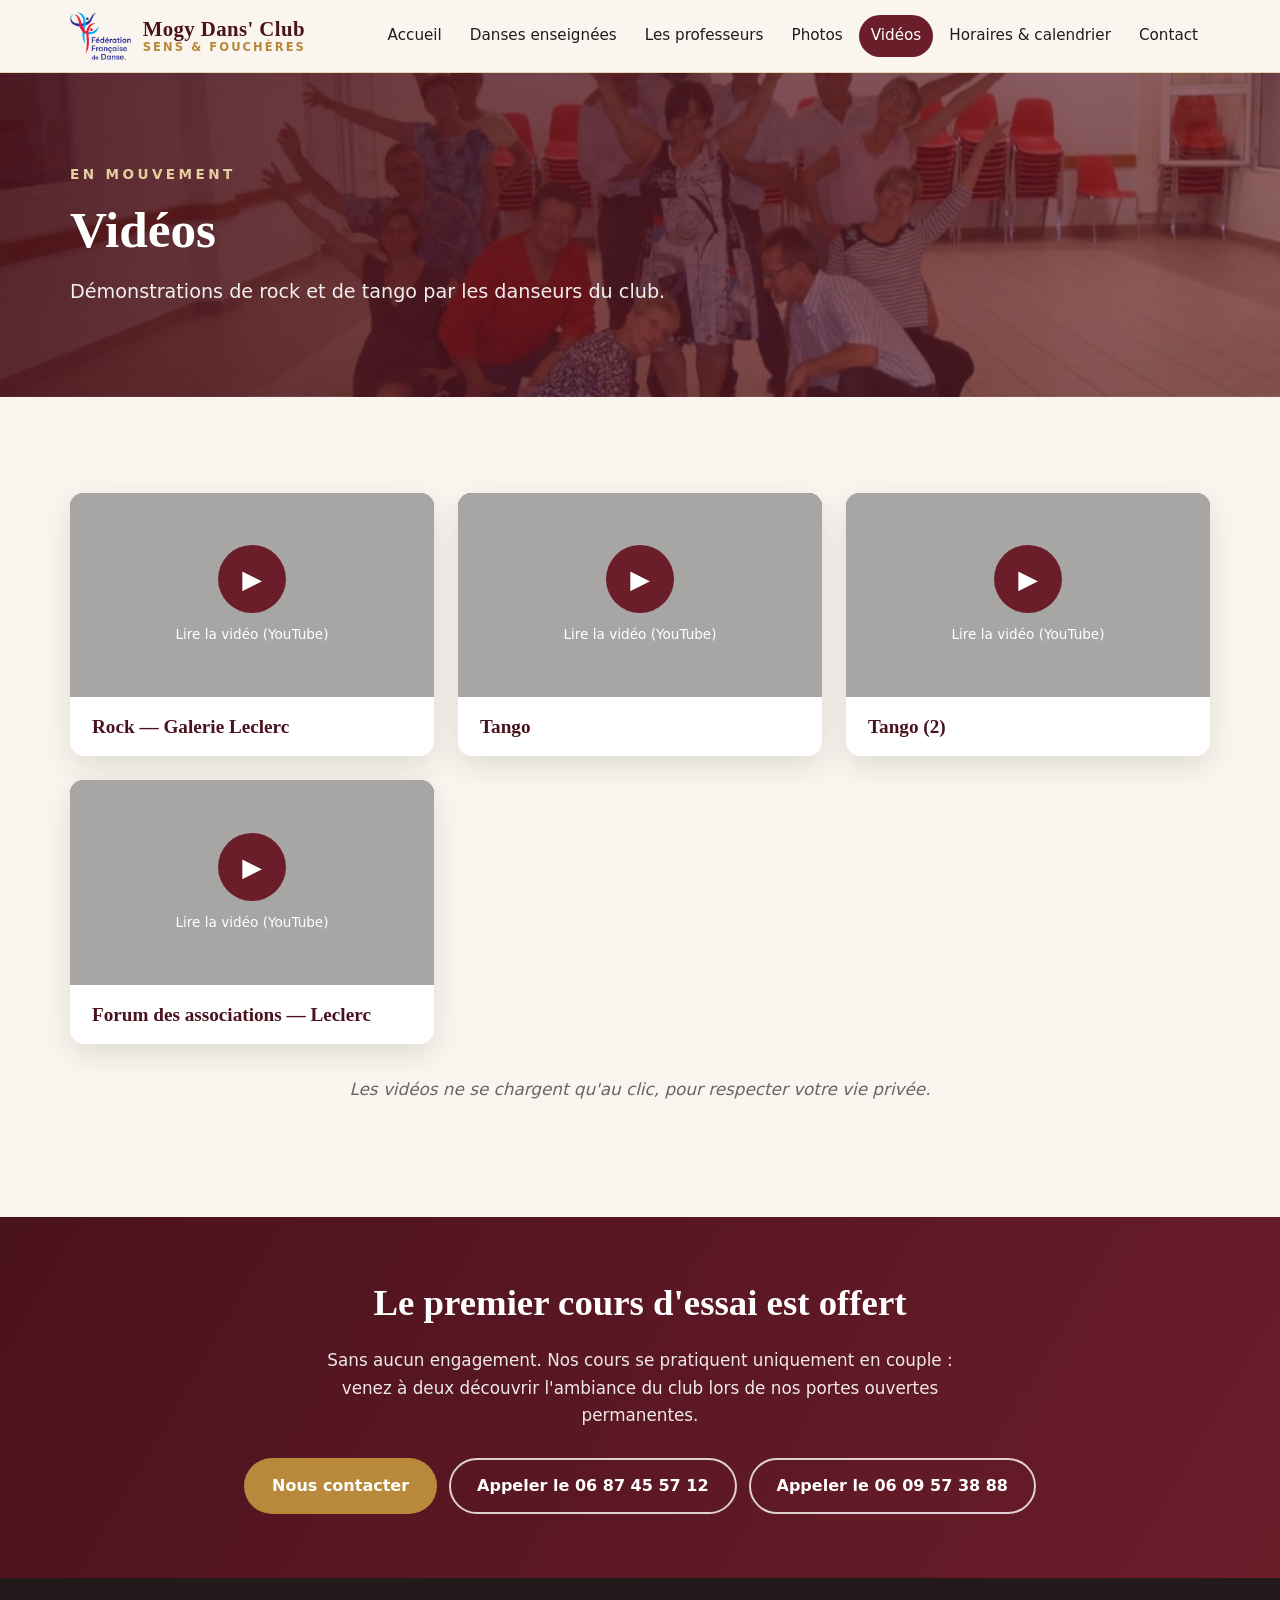
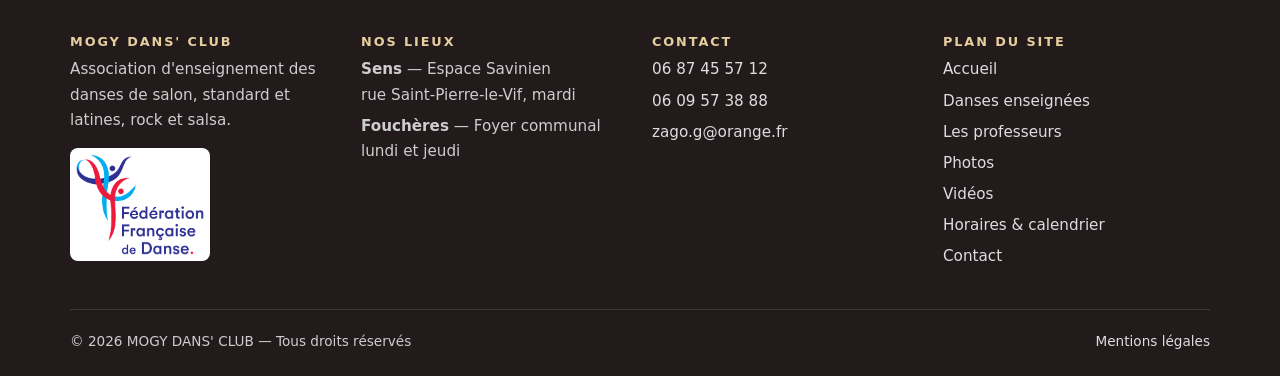
<file: public/videos.html>
<!DOCTYPE html>
<html lang="fr">
<head>
  <meta charset="utf-8">
  <meta name="viewport" content="width=device-width, initial-scale=1">
  <title>Vidéos — MOGY DANS&#x27; CLUB</title>
  <meta name="description" content="Vidéos du Mogy Dans&#x27; Club : démonstrations de rock et de tango.">
  <meta property="og:title" content="Vidéos — MOGY DANS&#x27; CLUB">
  <meta property="og:description" content="Vidéos du Mogy Dans&#x27; Club : démonstrations de rock et de tango.">
  <meta property="og:type" content="website">
  <meta property="og:image" content="assets/img/logo.png">
  <meta name="theme-color" content="#6b1d2a">
  <link rel="icon" href="assets/img/favicon.svg" type="image/svg+xml">
  <link rel="stylesheet" href="assets/css/style.css">
</head>
<body>
  <a class="lien-evitement" href="#contenu">Aller au contenu</a>

  <header class="entete">
    <div class="conteneur">
      <a class="logo" href="index.html" aria-label="Accueil MOGY DANS' CLUB">
        <img src="assets/img/ffd-logo.png" alt="Fédération Française de Danse" width="61" height="48">
        <span class="logo-texte">Mogy Dans' Club<small>Sens &amp; Fouchères</small></span>
      </a>
      <button class="bouton-menu" aria-expanded="false" aria-controls="menu-principal">☰ Menu</button>
      <nav aria-label="Navigation principale">
        <ul class="menu" id="menu-principal">
          <li><a href="index.html">Accueil</a></li>
          <li><a href="danses.html">Danses enseignées</a></li>
          <li><a href="professeurs.html">Les professeurs</a></li>
          <li><a href="photos.html">Photos</a></li>
          <li><a href="videos.html" aria-current="page">Vidéos</a></li>
          <li><a href="horaires.html">Horaires & calendrier</a></li>
          <li><a href="contact.html">Contact</a></li>
        </ul>
      </nav>
    </div>
  </header>

  <main id="contenu">
    <section class="bandeau bandeau-petit" style="background-image: linear-gradient(120deg, rgba(74,18,29,.88), rgba(107,29,42,.55)), url('assets/img/bandeaux/videos.jpg');">
      <div class="conteneur">
        <p class="surtitre">En mouvement</p>
        <h1>Vidéos</h1>
        <p class="chapo">Démonstrations de rock et de tango par les danseurs du club.</p>
      </div>
    </section>

    <section class="section">
      <div class="conteneur">
        <div class="grille grille-2">
          <article class="video">
            <div class="video-cadre"><button class="video-lancer" data-video="bfZ0ITdeR0Y" aria-label="Rock — Galerie Leclerc"><span class="play">▶</span><span>Lire la vidéo (YouTube)</span></button></div>
            <h3>Rock — Galerie Leclerc</h3>
          </article>
          <article class="video">
            <div class="video-cadre"><button class="video-lancer" data-video="_OaH9ikKWg8" aria-label="Tango"><span class="play">▶</span><span>Lire la vidéo (YouTube)</span></button></div>
            <h3>Tango</h3>
          </article>
          <article class="video">
            <div class="video-cadre"><button class="video-lancer" data-video="xRSM5g3HmHo" aria-label="Tango (2)"><span class="play">▶</span><span>Lire la vidéo (YouTube)</span></button></div>
            <h3>Tango (2)</h3>
          </article>
          <article class="video">
            <div class="video-cadre"><button class="video-lancer" data-video="2WV_7pVAn0U" aria-label="Forum des associations — Leclerc"><span class="play">▶</span><span>Lire la vidéo (YouTube)</span></button></div>
            <h3>Forum des associations — Leclerc</h3>
          </article>
        </div>
        <p class="centre mt legende">Les vidéos ne se chargent qu'au clic, pour respecter votre vie privée.</p>
      </div>
    </section>

    <section class="appel">
      <div class="conteneur">
        <h2>Le premier cours d'essai est offert</h2>
        <p>Sans aucun engagement. Nos cours se pratiquent uniquement en couple&nbsp;: venez à deux découvrir l'ambiance du club lors de nos portes ouvertes permanentes.</p>
        <div class="boutons">
          <a class="bouton bouton-or" href="contact.html">Nous contacter</a>
          <a class="bouton bouton-contour" href="tel:+33687455712">Appeler le 06 87 45 57 12</a>
          <a class="bouton bouton-contour" href="tel:+33609573888">Appeler le 06 09 57 38 88</a>
        </div>
      </div>
    </section>
  </main>

  <footer class="pied">
    <div class="conteneur">
      <div class="grille grille-4">
        <div>
          <h4>Mogy Dans' Club</h4>
          <p>Association d'enseignement des danses de salon, standard et latines, rock et salsa.</p>
          <a class="ffd" href="https://www.ffdanse.fr/" rel="noopener" target="_blank">
            <img src="assets/img/ffd-logo.png" alt="Club affilié à la Fédération Française de Danse" loading="lazy">
          </a>
        </div>
        <div>
          <h4>Nos lieux</h4>
          <ul>
            <li><strong>Sens</strong> — Espace Savinien<br>rue Saint-Pierre-le-Vif, mardi</li>
            <li><strong>Fouchères</strong> — Foyer communal<br>lundi et jeudi</li>
          </ul>
        </div>
        <div>
          <h4>Contact</h4>
          <ul>
            <li><a href="tel:+33687455712">06 87 45 57 12</a></li>
            <li><a href="tel:+33609573888">06 09 57 38 88</a></li>
            <li><a href="mailto:zago.g@orange.fr">zago.g@orange.fr</a></li>
          </ul>
        </div>
        <div>
          <h4>Plan du site</h4>
          <ul>
            <li><a href="index.html">Accueil</a></li>
            <li><a href="danses.html">Danses enseignées</a></li>
            <li><a href="professeurs.html">Les professeurs</a></li>
            <li><a href="photos.html">Photos</a></li>
            <li><a href="videos.html">Vidéos</a></li>
            <li><a href="horaires.html">Horaires & calendrier</a></li>
            <li><a href="contact.html">Contact</a></li>
          </ul>
        </div>
      </div>
      <div class="pied-bas">
        <span>© <span id="annee">2026</span> MOGY DANS' CLUB — Tous droits réservés</span>
        <a href="mentions-legales.html">Mentions légales</a>
      </div>
    </div>
  </footer>

  <script src="assets/js/main.js" defer></script>
</body>
</html>
</file>
<file: public/assets/css/style.css>
/* ==========================================================================
   MOGY DANS' CLUB — Feuille de style principale
   Aucune dépendance externe (pas de Google Fonts → conforme RGPD)
   ========================================================================== */

:root {
  --bordeaux: #6b1d2a;
  --bordeaux-fonce: #4a121d;
  --or: #b8893b;
  --or-clair: #e6cf9f;
  --ivoire: #faf6ef;
  --creme: #f3ebdd;
  --encre: #231a1c;
  --gris: #6d6264;
  --blanc: #ffffff;
  --ombre: 0 10px 30px rgba(35, 26, 28, .12);
  --rayon: 14px;
  --largeur: 1140px;
  --serif: "Iowan Old Style", "Palatino Linotype", Palatino, "Book Antiqua", Georgia, serif;
  --sans: system-ui, -apple-system, "Segoe UI", Roboto, "Helvetica Neue", Arial, sans-serif;
}

*, *::before, *::after { box-sizing: border-box; }
html { scroll-behavior: smooth; }
body {
  margin: 0;
  font-family: var(--sans);
  font-size: 1.05rem;
  line-height: 1.65;
  color: var(--encre);
  background: var(--ivoire);
}
img { max-width: 100%; height: auto; display: block; }
a { color: var(--bordeaux); }
a:hover { color: var(--or); }
h1, h2, h3, h4 { font-family: var(--serif); line-height: 1.2; color: var(--bordeaux-fonce); margin: 0 0 .6em; }
h1 { font-size: clamp(2rem, 5vw, 3.2rem); }
h2 { font-size: clamp(1.6rem, 3.5vw, 2.3rem); }
h3 { font-size: 1.35rem; }
p { margin: 0 0 1em; }

.conteneur { width: min(var(--largeur), 100% - 32px); margin-inline: auto; }
.lien-evitement { position: absolute; left: -9999px; }
.lien-evitement:focus { left: 16px; top: 16px; z-index: 100; background: var(--blanc); padding: 8px 12px; }

/* ---------- En-tête ---------- */
.entete {
  position: sticky; top: 0; z-index: 50;
  background: rgba(250, 246, 239, .95);
  backdrop-filter: blur(8px);
  border-bottom: 1px solid rgba(184, 137, 59, .3);
}
.entete .conteneur { display: flex; align-items: center; justify-content: space-between; gap: 16px; min-height: 72px; }
.logo { display: flex; align-items: center; gap: 12px; text-decoration: none; color: var(--bordeaux-fonce); }
.logo img { height: 48px; width: auto; }
.logo-texte { font-family: var(--serif); font-size: 1.3rem; font-weight: 700; letter-spacing: .02em; line-height: 1.1; }
.logo-texte small { display: block; font-family: var(--sans); font-size: .72rem; font-weight: 600; letter-spacing: .18em; text-transform: uppercase; color: var(--or); }

.menu { display: flex; gap: 4px; list-style: none; margin: 0; padding: 0; }
.menu a {
  display: block; padding: 8px 12px; border-radius: 999px;
  text-decoration: none; color: var(--encre); font-size: .95rem; font-weight: 500;
}
.menu a:hover { background: var(--creme); color: var(--bordeaux); }
.menu a[aria-current="page"] { background: var(--bordeaux); color: var(--blanc); }

.bouton-menu {
  display: none; background: none; border: 1px solid var(--bordeaux); color: var(--bordeaux);
  border-radius: 8px; padding: 8px 12px; font-size: 1rem; cursor: pointer;
}

@media (max-width: 960px) {
  .bouton-menu { display: block; }
  .menu {
    display: none; position: absolute; top: 72px; left: 0; right: 0;
    flex-direction: column; background: var(--ivoire); padding: 12px 16px 20px;
    border-bottom: 1px solid rgba(184, 137, 59, .3); box-shadow: var(--ombre);
  }
  .menu.ouvert { display: flex; }
  .menu a { padding: 12px 16px; }
}

/* ---------- Bandeau (hero) ---------- */
.bandeau {
  position: relative; color: var(--blanc);
  background-color: var(--bordeaux-fonce);
  background-image: linear-gradient(120deg, rgba(74, 18, 29, .88), rgba(107, 29, 42, .55)), var(--image-bandeau, none);
  background-size: cover; background-position: center;
  padding: clamp(64px, 12vw, 140px) 0 clamp(56px, 10vw, 110px);
}
.bandeau h1 { color: var(--blanc); margin-bottom: .3em; }
.bandeau .surtitre { font-size: .85rem; letter-spacing: .25em; text-transform: uppercase; color: var(--or-clair); font-weight: 600; margin-bottom: 1em; }
.bandeau .chapo { font-size: 1.2rem; max-width: 640px; color: rgba(255, 255, 255, .92); }
.bandeau-petit { padding: clamp(48px, 8vw, 90px) 0 clamp(40px, 6vw, 70px); }

.boutons { display: flex; flex-wrap: wrap; gap: 12px; margin-top: 28px; }
.bouton {
  display: inline-block; padding: 13px 26px; border-radius: 999px;
  font-weight: 600; text-decoration: none; transition: transform .15s, background .15s;
  border: 2px solid transparent; cursor: pointer; font-size: 1rem;
}
.bouton:hover { transform: translateY(-2px); }
.bouton-or { background: var(--or); color: var(--blanc); }
.bouton-or:hover { background: #a37631; color: var(--blanc); }
.bouton-contour { border-color: rgba(255, 255, 255, .8); color: var(--blanc); }
.bouton-contour:hover { background: rgba(255, 255, 255, .12); color: var(--blanc); }
.bouton-bordeaux { background: var(--bordeaux); color: var(--blanc); }
.bouton-bordeaux:hover { background: var(--bordeaux-fonce); color: var(--blanc); }

/* ---------- Sections ---------- */
.section { padding: clamp(56px, 8vw, 96px) 0; }
.section-creme { background: var(--creme); }
.section-titre { text-align: center; max-width: 720px; margin: 0 auto 48px; }
.section-titre .filet { width: 60px; height: 3px; background: var(--or); margin: 0 auto 18px; border-radius: 2px; }
.intro { font-size: 1.15rem; color: var(--gris); }

.grille { display: grid; gap: 24px; }
.grille-2 { grid-template-columns: repeat(auto-fit, minmax(300px, 1fr)); }
.grille-3 { grid-template-columns: repeat(auto-fit, minmax(260px, 1fr)); }
.grille-4 { grid-template-columns: repeat(auto-fit, minmax(220px, 1fr)); }

.carte {
  background: var(--blanc); border-radius: var(--rayon); padding: 28px;
  box-shadow: var(--ombre); border-top: 4px solid var(--or);
}
.carte h3 { margin-bottom: .4em; }
.carte-icone { font-size: 2rem; margin-bottom: 8px; }

/* Encadré « portes ouvertes » */
.encadre {
  background: var(--blanc); border-radius: var(--rayon); box-shadow: var(--ombre);
  padding: 32px; margin-top: -60px; position: relative; z-index: 2;
  display: grid; gap: 24px; grid-template-columns: repeat(auto-fit, minmax(240px, 1fr));
}
.encadre h2 { font-size: 1.5rem; }
.pastille {
  display: inline-block; background: var(--creme); color: var(--bordeaux);
  font-weight: 700; font-size: .8rem; letter-spacing: .08em; text-transform: uppercase;
  padding: 6px 12px; border-radius: 999px; margin-bottom: 10px;
}
.mise-en-avant { font-weight: 700; color: var(--bordeaux); }

/* Citation / signature */
.signature { font-family: var(--serif); font-style: italic; font-size: 1.2rem; color: var(--bordeaux); }

/* ---------- Danses ---------- */
.famille { margin-bottom: 64px; }
.famille > p { max-width: 780px; }
.danse {
  background: var(--blanc); border-radius: var(--rayon); padding: 24px 26px;
  box-shadow: var(--ombre); position: relative; overflow: hidden;
}
.danse::before { content: ""; position: absolute; inset: 0 auto 0 0; width: 4px; background: var(--or); }
.danse h3 { font-size: 1.45rem; }
.danse dl { margin: 0; display: grid; gap: 8px; }
.danse dt { font-weight: 700; font-size: .78rem; letter-spacing: .1em; text-transform: uppercase; color: var(--or); }
.danse dd { margin: 0 0 4px; }

/* ---------- Professeurs ---------- */
.prof { display: grid; gap: 40px; grid-template-columns: minmax(0, 1fr) minmax(0, 1.2fr); align-items: center; }
@media (max-width: 800px) { .prof { grid-template-columns: 1fr; } }
.prof-photo img { border-radius: var(--rayon); box-shadow: var(--ombre); width: 100%; }
.titres { list-style: none; padding: 0; margin: 20px 0 0; display: grid; gap: 10px; }
.titres li { padding-left: 30px; position: relative; }
.titres li::before { content: "★"; position: absolute; left: 0; color: var(--or); }

/* ---------- Horaires ---------- */
.lieu { background: var(--blanc); border-radius: var(--rayon); box-shadow: var(--ombre); overflow: hidden; }
.lieu-entete { background: var(--bordeaux); color: var(--blanc); padding: 22px 26px; }
.lieu-entete h3 { color: var(--blanc); margin: 0; }
.lieu-entete p { margin: 4px 0 0; color: var(--or-clair); }
.lieu-corps { padding: 8px 26px 24px; }
.jour { font-family: var(--serif); font-size: 1.25rem; color: var(--bordeaux); margin: 20px 0 8px; }
table.planning { width: 100%; border-collapse: collapse; }
table.planning td { padding: 10px 0; border-bottom: 1px solid var(--creme); vertical-align: top; }
table.planning td:last-child { text-align: right; white-space: nowrap; font-weight: 600; color: var(--bordeaux-fonce); }
.nouveau { background: var(--or); color: var(--blanc); font-size: .7rem; font-weight: 700; padding: 2px 8px; border-radius: 999px; margin-left: 6px; vertical-align: middle; }

.liste-dates { list-style: none; padding: 0; margin: 0; }
.liste-dates li { display: flex; justify-content: space-between; gap: 16px; padding: 12px 0; border-bottom: 1px solid var(--creme); }
.liste-dates li span:last-child { color: var(--gris); text-align: right; }
.a-completer { font-style: italic; color: var(--gris); }

.evenement { display: flex; gap: 18px; align-items: flex-start; }
.evenement-date {
  flex: 0 0 72px; text-align: center; background: var(--bordeaux); color: var(--blanc);
  border-radius: 12px; padding: 10px 6px; font-family: var(--serif); line-height: 1.1;
}
.evenement-date strong { display: block; font-size: 1.8rem; }
.evenement-date span { font-size: .8rem; text-transform: uppercase; letter-spacing: .08em; }

/* ---------- Galerie photos ---------- */
.galerie { display: grid; gap: 14px; grid-template-columns: repeat(auto-fill, minmax(220px, 1fr)); }
.galerie a { display: block; border-radius: 10px; overflow: hidden; background: var(--creme); aspect-ratio: 4 / 3; }
.galerie img { width: 100%; height: 100%; object-fit: cover; transition: transform .35s; }
.galerie a:hover img { transform: scale(1.05); }
.legende { color: var(--gris); font-style: italic; margin-top: 10px; }
.album { margin-bottom: 56px; }

/* Image absente : on affiche un motif discret plutôt qu'une icône cassée */
img.image-absente { visibility: hidden; }
.image-absente-parent {
  background: repeating-linear-gradient(45deg, var(--creme), var(--creme) 10px, #efe4d2 10px, #efe4d2 20px) !important;
}

/* Visionneuse */
.visionneuse {
  position: fixed; inset: 0; z-index: 200; background: rgba(20, 12, 14, .92);
  display: none; align-items: center; justify-content: center; padding: 24px;
}
.visionneuse.ouverte { display: flex; }
.visionneuse img { max-height: 88vh; max-width: 92vw; border-radius: 8px; }
.visionneuse button {
  position: absolute; background: rgba(255, 255, 255, .12); color: var(--blanc);
  border: 0; border-radius: 999px; width: 48px; height: 48px; font-size: 1.5rem; cursor: pointer;
}
.visionneuse .fermer { top: 18px; right: 18px; }
.visionneuse .prec { left: 18px; top: 50%; transform: translateY(-50%); }
.visionneuse .suiv { right: 18px; top: 50%; transform: translateY(-50%); }

/* ---------- Vidéos ---------- */
.video { background: var(--blanc); border-radius: var(--rayon); box-shadow: var(--ombre); overflow: hidden; }
.video-cadre { position: relative; aspect-ratio: 16 / 9; background: var(--encre); }
.video-cadre iframe { position: absolute; inset: 0; width: 100%; height: 100%; border: 0; }
.video-lancer {
  position: absolute; inset: 0; width: 100%; border: 0; cursor: pointer;
  background-size: cover; background-position: center; color: var(--blanc);
  display: flex; align-items: center; justify-content: center; flex-direction: column; gap: 10px;
  font: inherit; font-size: .85rem;
}
.video-lancer::before { content: ""; position: absolute; inset: 0; background: rgba(35, 26, 28, .35); }
.video-lancer span { position: relative; }
.video-lancer .play {
  width: 68px; height: 68px; border-radius: 50%; background: var(--bordeaux);
  display: flex; align-items: center; justify-content: center; font-size: 1.6rem;
}
.video h3 { padding: 18px 22px; margin: 0; font-size: 1.2rem; }

/* ---------- Contact ---------- */
.formulaire { display: grid; gap: 18px; }
.formulaire label { font-weight: 600; display: block; margin-bottom: 6px; }
.formulaire input, .formulaire textarea, .formulaire select {
  width: 100%; padding: 12px 14px; border: 1px solid #d9ccb6; border-radius: 10px;
  font: inherit; background: var(--blanc);
}
.formulaire input:focus, .formulaire textarea:focus, .formulaire select:focus {
  outline: 2px solid var(--or); border-color: var(--or);
}
.formulaire textarea { min-height: 150px; resize: vertical; }
.champ-piege { position: absolute; left: -9999px; }
.message-retour { padding: 14px 18px; border-radius: 10px; font-weight: 600; }
.message-retour.ok { background: #e7f4ea; color: #1f5f2e; }
.message-retour.erreur { background: #fbe9e9; color: #8a1f1f; }
.coordonnees { list-style: none; padding: 0; margin: 0; display: grid; gap: 16px; }
.coordonnees li { display: flex; gap: 14px; align-items: flex-start; }
.coordonnees .ico { font-size: 1.4rem; line-height: 1; }
.carte-plan iframe { width: 100%; height: 280px; border: 0; border-radius: var(--rayon); }

/* ---------- Bandeau d'appel ---------- */
.appel {
  background: linear-gradient(120deg, var(--bordeaux-fonce), var(--bordeaux));
  color: var(--blanc); text-align: center; padding: 64px 0;
}
.appel h2 { color: var(--blanc); }
.appel p { color: rgba(255, 255, 255, .9); max-width: 640px; margin-inline: auto; }
.appel .boutons { justify-content: center; }

/* ---------- Pied de page ---------- */
.pied { background: var(--encre); color: rgba(255, 255, 255, .78); padding: 56px 0 24px; font-size: .95rem; }
.pied h4 { color: var(--or-clair); font-family: var(--sans); font-size: .8rem; letter-spacing: .15em; text-transform: uppercase; }
.pied a { color: rgba(255, 255, 255, .85); text-decoration: none; }
.pied a:hover { color: var(--or-clair); }
.pied ul { list-style: none; padding: 0; margin: 0; display: grid; gap: 6px; }
.pied-bas { border-top: 1px solid rgba(255, 255, 255, .12); margin-top: 40px; padding-top: 20px; display: flex; flex-wrap: wrap; justify-content: space-between; gap: 12px; font-size: .85rem; }
.ffd img { background: var(--blanc); border-radius: 8px; padding: 6px; max-width: 140px; margin-top: 10px; }

/* ---------- Divers ---------- */
.centre { text-align: center; }
.mt { margin-top: 32px; }
.image-arrondie { border-radius: var(--rayon); box-shadow: var(--ombre); }
.bloc-texte { max-width: 780px; margin-inline: auto; }

@media print {
  .entete, .pied, .appel, .bouton-menu, .boutons { display: none !important; }
  .bandeau { background: none !important; color: #000; padding: 0; }
  .bandeau h1 { color: #000; }
}

@media (prefers-reduced-motion: reduce) {
  * { transition: none !important; scroll-behavior: auto !important; }
}
</file>
